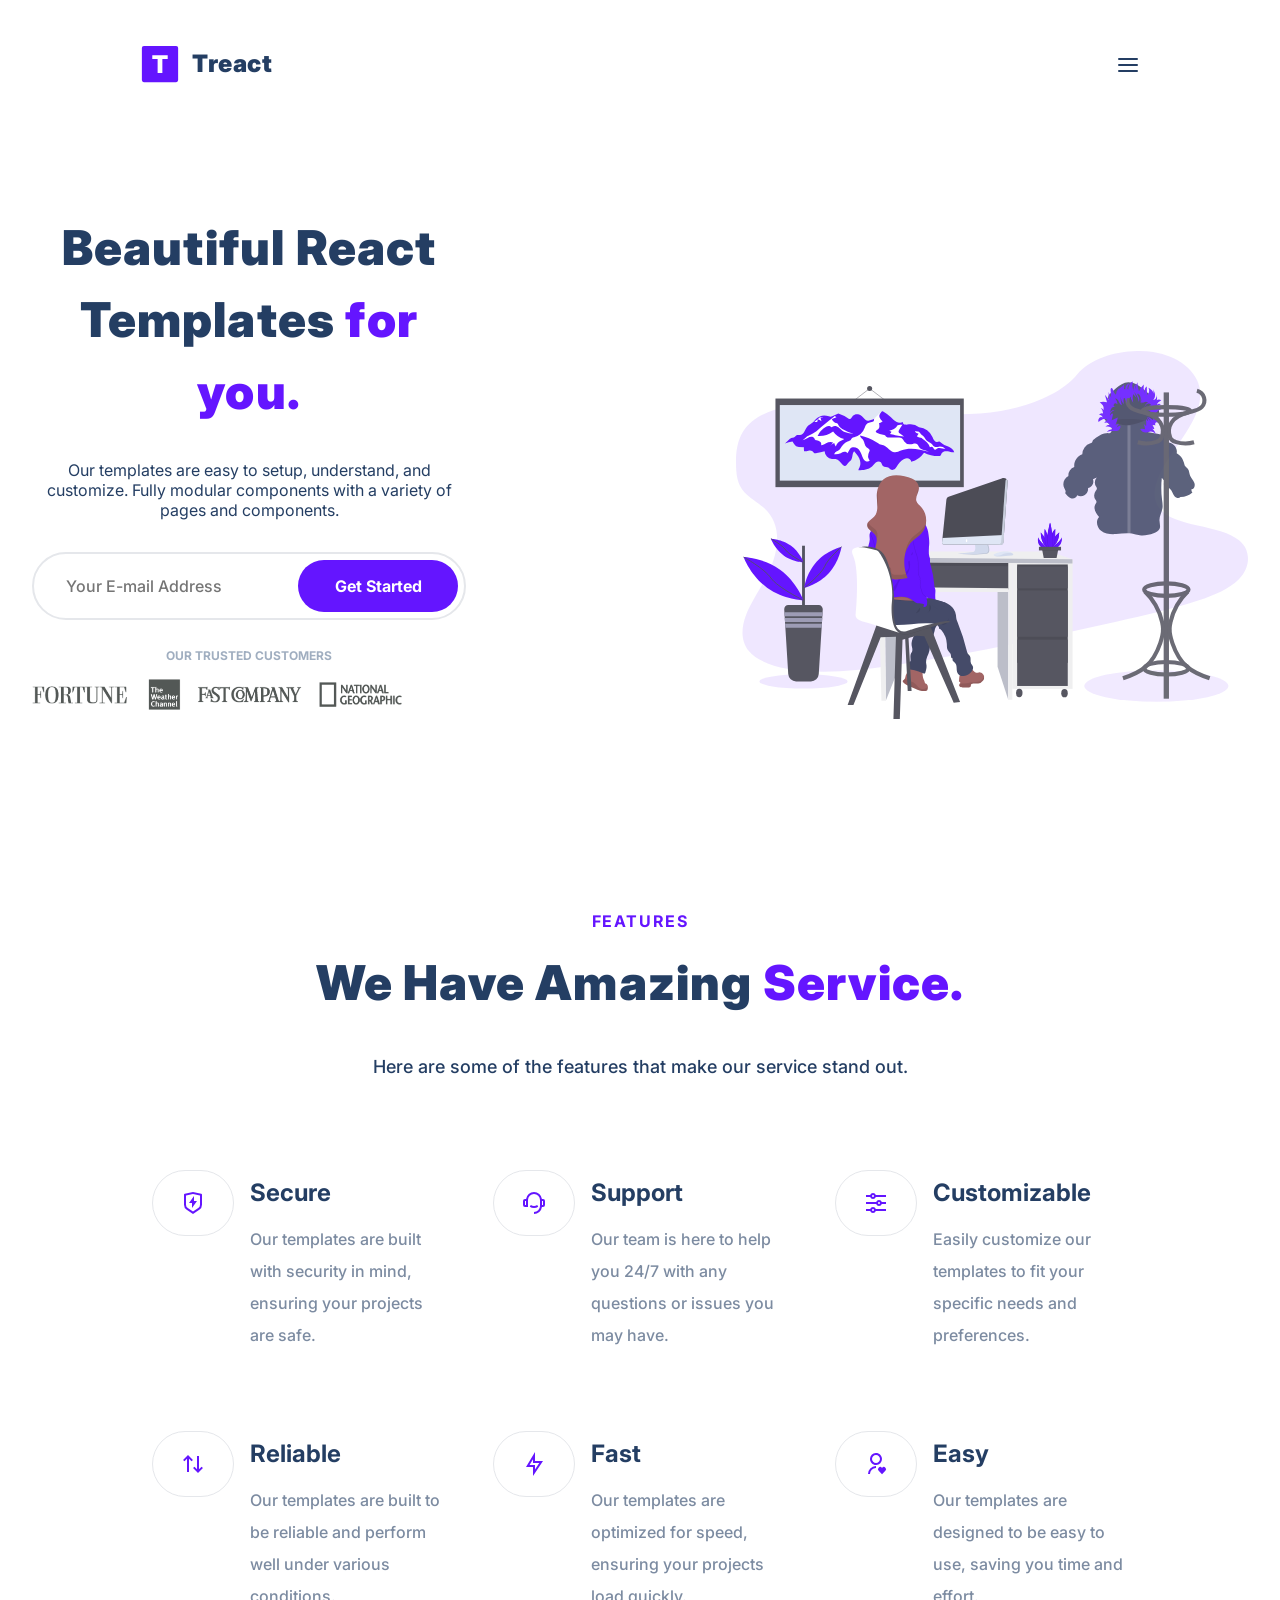
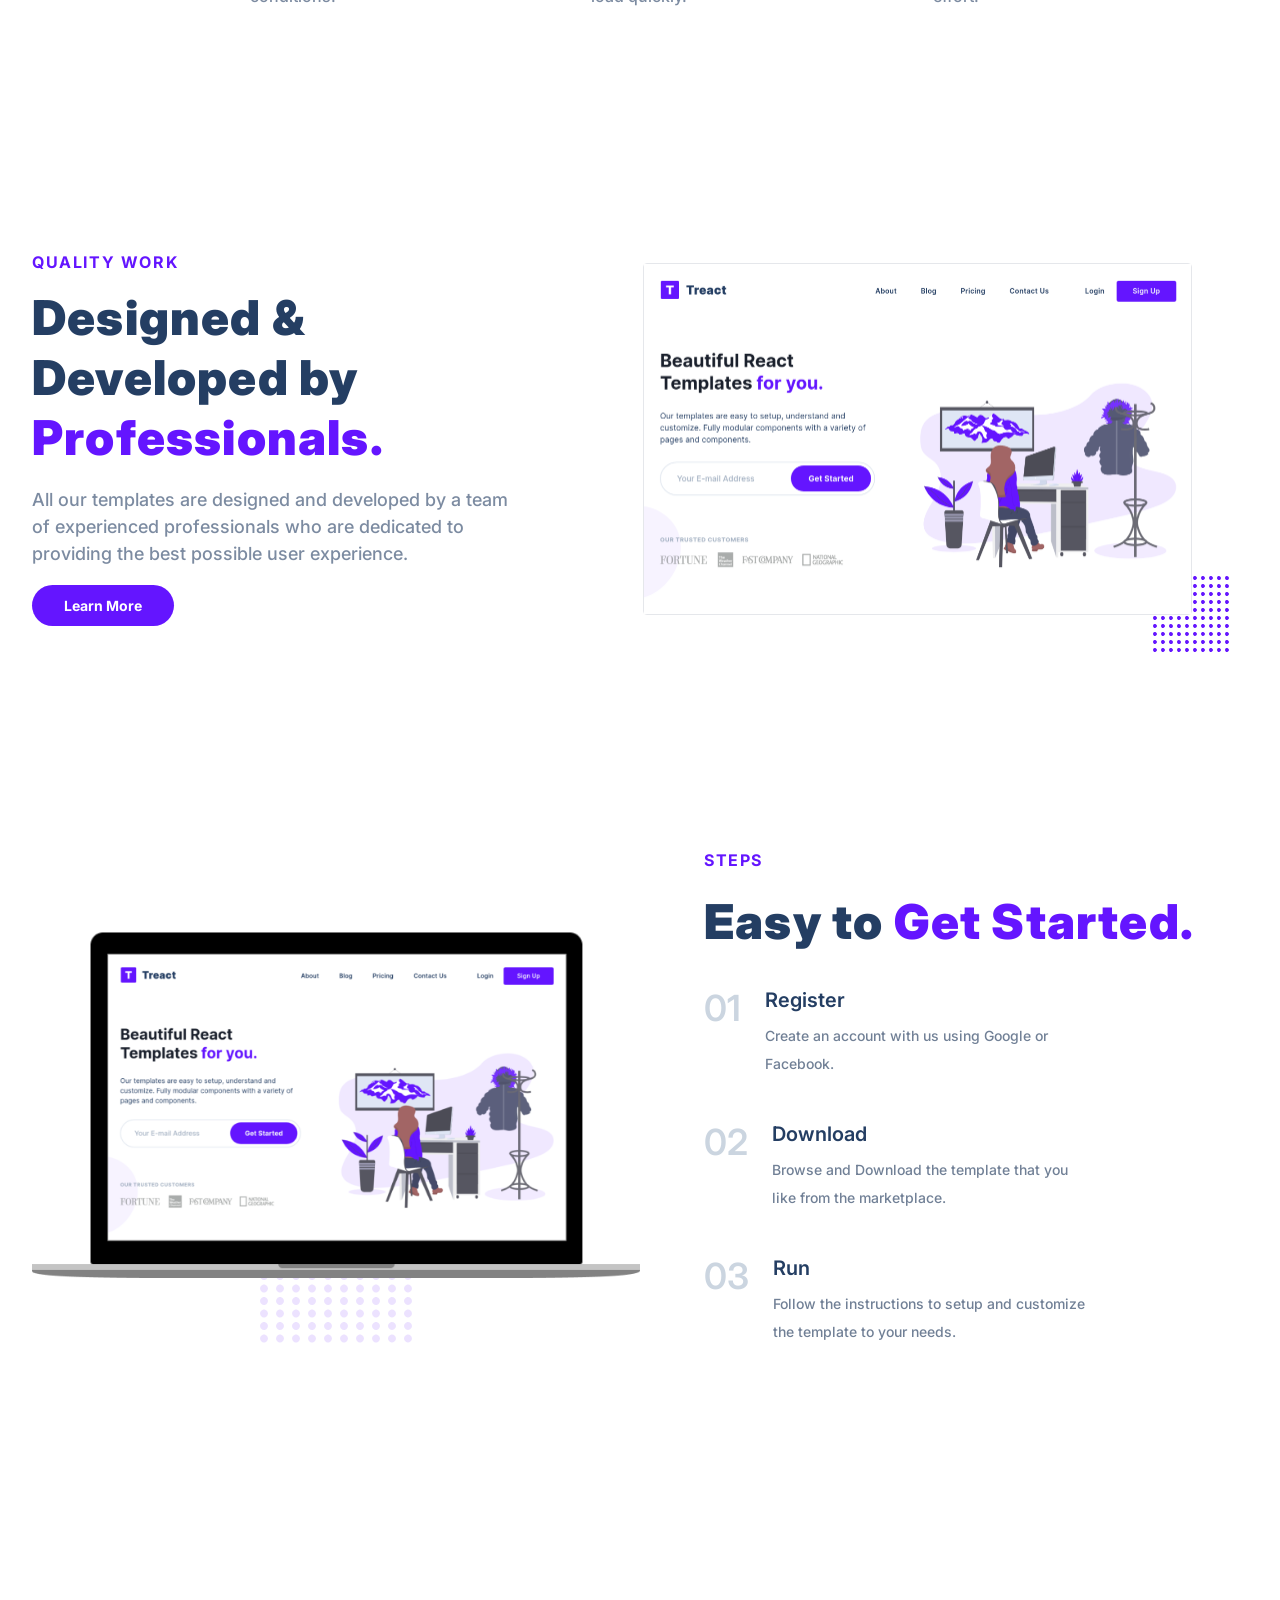
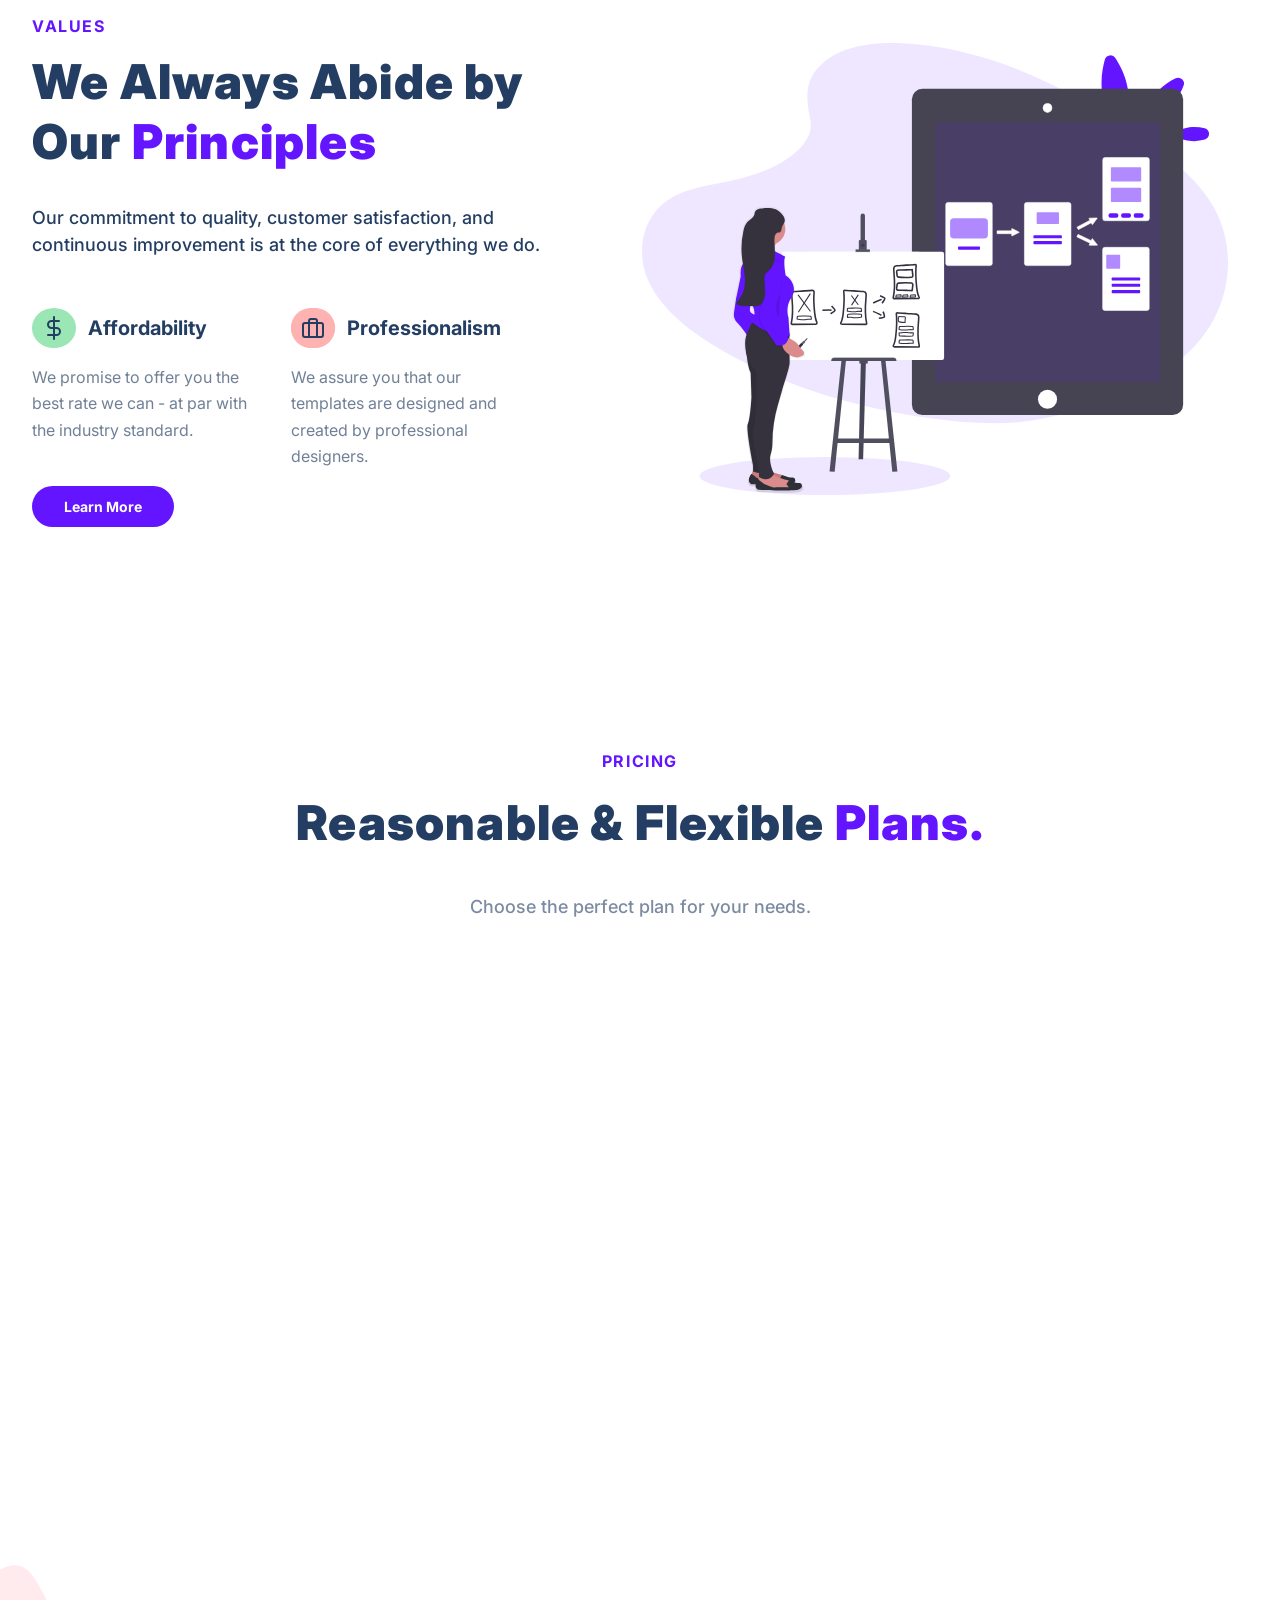
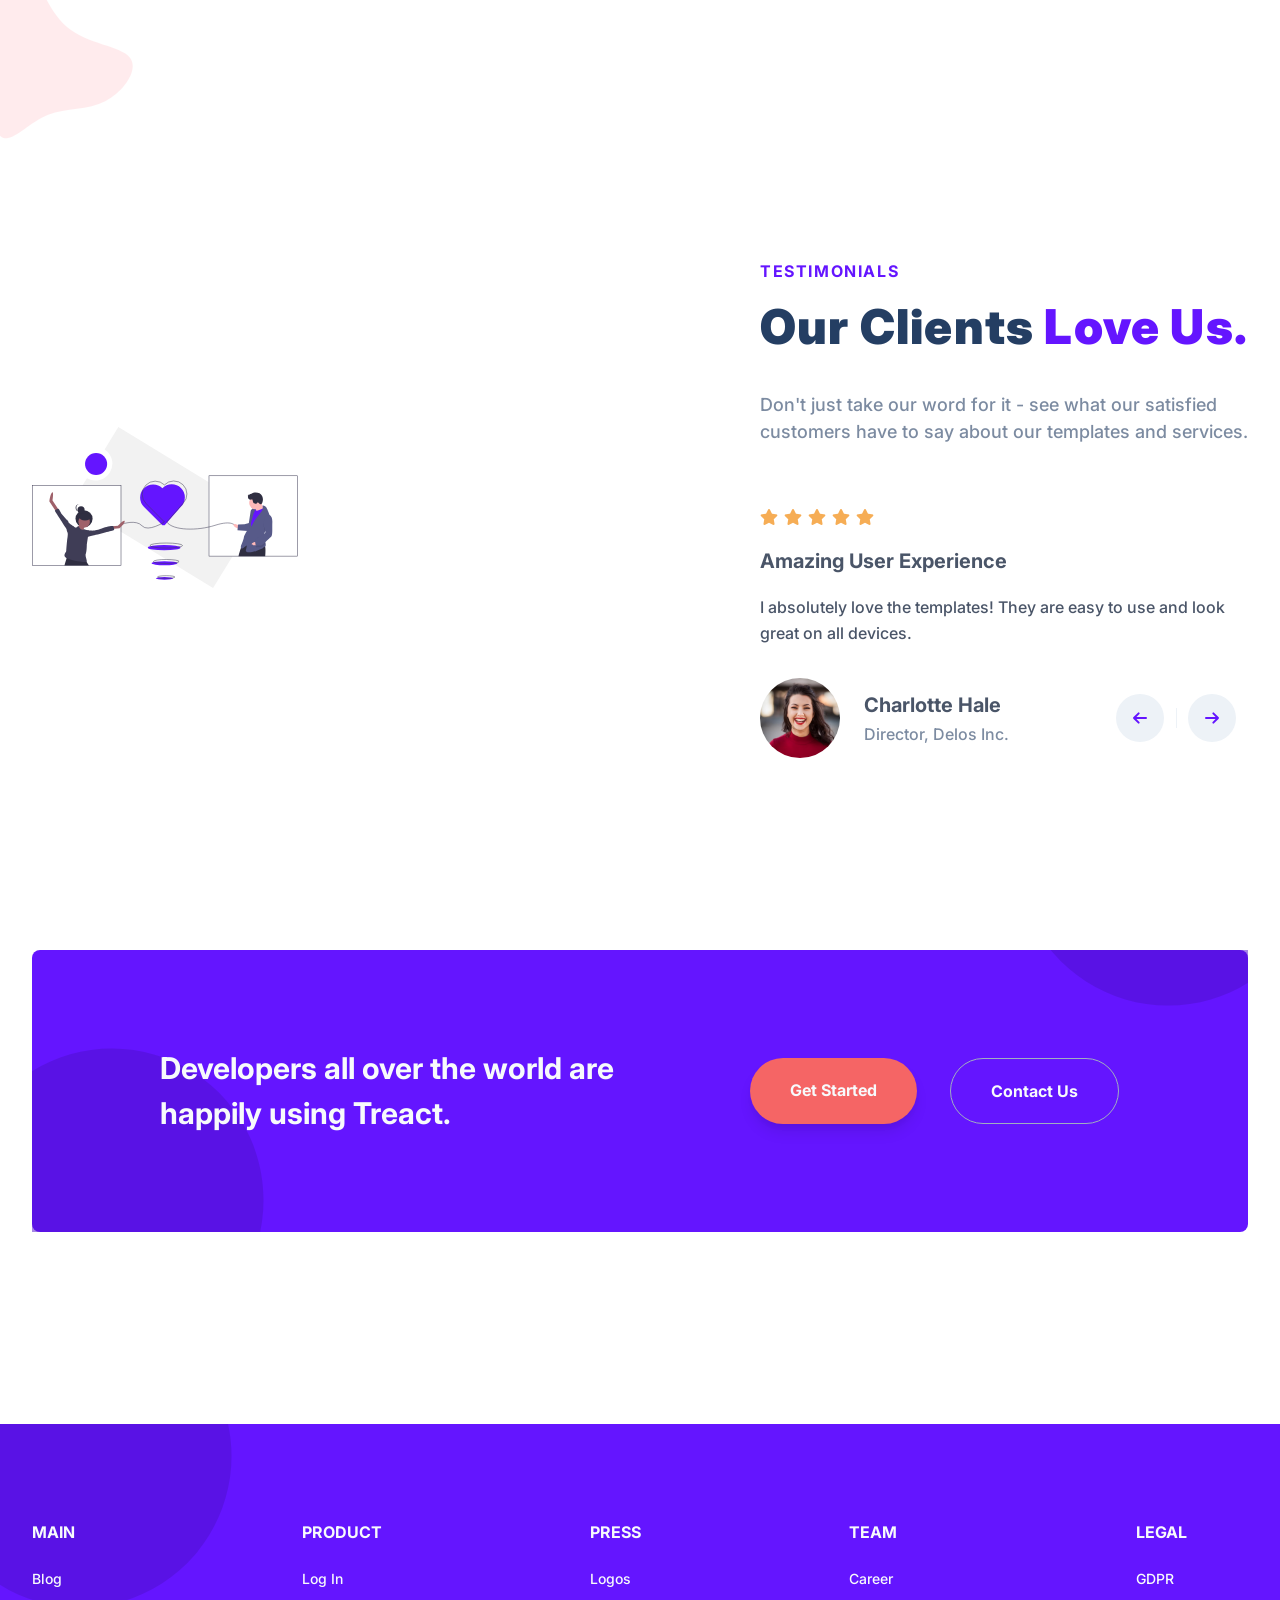
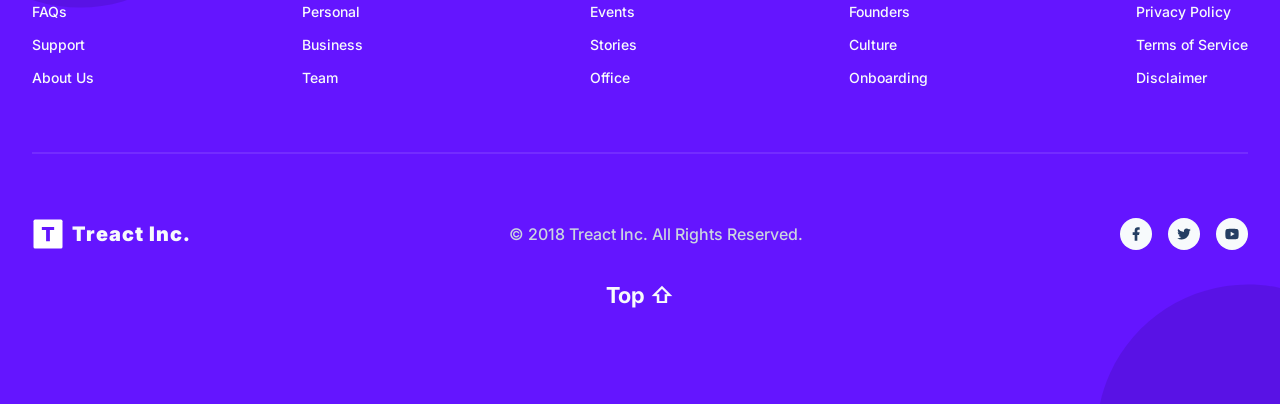
<file: index.html>
<!DOCTYPE html>
<html lang="en">

<head>
    <meta charset="UTF-8">
    <meta http-equiv="X-UA-Compatible" content="IE=edge">
    <meta name="viewport" content="width=device-width, initial-scale=1.0">
    <title>Free Modern React Templates & Components</Template></title>
    <link rel="stylesheet" href="style.css">
    <link rel="stylesheet" href="https://pro.fontawesome.com/releases/v5.10.0/css/all.css"
        integrity="sha384-AYmEC3Yw5cVb3ZcuHtOA93w35dYTsvhLPVnYs9eStHfGJvOvKxVfELGroGkvsg+p" crossorigin="anonymous" />
    
    <script defer src="script.js"></script>
    
</head>

<body>
    <section id="landing">
        <nav>
            <div class="row nav__row">
                <div class="nav__logo">
                    <img class="nav__logo--img" src="assets/logo.2c489fc453a1783cbadacf914efa3df6.svg" alt="Logo">
                    <div class="nav__logo--title">Treact</div>
                </div>

                <ul class="nav__link--list">
                    <li>
                        <a href="" class="
                        nav__link--anchor
                        link__hover-effect
                        link__hover-effect--black">About</a>
                    </li>
                    <li>
                        <a href="" class="
                        nav__link--anchor
                        link__hover-effect
                        link__hover-effect--black">Blog</a>
                    </li>
                    <li>
                        <a href="" class="
                        nav__link--anchor
                        link__hover-effect
                        link__hover-effect--black">Pricing</a>
                    </li>
                    <li>
                        <a href="" class="
                        nav__link--anchor
                        link__hover-effect
                        link__hover-effect--black">Contact Us</a>
                    </li>
                    <li>
                        <a href="" class="
                        nav__link--anchor
                        link__hover-effect
                        link__hover-effect--black">Login </a>
                    </li>
                    <li>
                        <a href="" class="
                        nav__link--anchor
                        link__hover-effect
                        link__hover-effect--black
                        nav__link--anchor-primary">Sign Up</a>
                    </li>
                </ul>
                <button class="btn__menu" onclick="openMenu()">
                    <svg xmlns="http://www.w3.org/2000/svg" width="24" height="24" viewBox="0 0 24 24" fill="none"
                        stroke="currentColor" stroke-width="2" stroke-linecap="round" stroke-linejoin="round"
                        class="btn__menu--svg">
                        <line x1="3" y1="12" x2="21" y2="12"></line>
                        <line x1="3" y1="6" x2="21" y2="6"></line>
                        <line x1="3" y1="18" x2="21" y2="18"></line>
                    </svg>
                </button>
            </div>
        </nav>
        <div class="modal">
            <button class="btn__menu btn__menu--close" onclick="closeMenu()">
                <svg xmlns="http://www.w3.org/2000/svg" width="24" height="24" viewBox="0 0 24 24" fill="none"
                    stroke="currentColor" stroke-width="2" stroke-linecap="round" stroke-linejoin="round"
                    class="light___StyledCloseIcon-lj69nl-14 fASujC">
                    <line x1="18" y1="6" x2="6" y2="18"></line>
                    <line x1="6" y1="6" x2="18" y2="18"></line>
                </svg>
            </button>
            <div class="modal__links">
                <a class="modal__link">About</a>
                <a class="modal__link">Blog</a>
                <a class="modal__link">Pricing</a>
                <a class="modal__link">Contact Us</a>
                <a class="modal__link">Login</a>
                <a class="modal__link modal__link--primary">Sign Up</a>
            </div>
        </div>
        <header>
            <div class="container">
                <div class="row">
                    <div class="header__description">
                    <div class="header__description--title">
                        <h1 class="section__title">Beautiful React Templates <span class="purple">for you.
                        </span>
                    </h1>
                    <p class="header__description--para">Our templates are easy to setup, understand, and customize. Fully modular components with a variety of pages and components.
                    </p>
                    <div class="header__email">
                        <input type="text" class="header__email--input"
                        placeholder="Your E-mail Address">
                        <button class="header__email--btn">Get Started</button>
                    </div>
                    <p class="header__customers--title">OUR TRUSTED CUSTOMERS
                    </p>
                    <img src="./assets/customers-logo-strip.680ac7c2e8ae28161d2c.png" 
                        class="header__customers" alt="">
                    </div>
                    </div>
                     <figure class="header__img--wrapper">
                        <img src="./assets/design-illustration-2.6da6a00b20c07c4a9b65d1870679e1b8.svg" 
                        alt="" class="header__img">
                    </figure>
                </div>
            </div>
        </header>
    </section>

    <main>
        <section id="features">
            <div class="container">
                <div class="row__narrow">
                <div class="section__tag">FEATURES</div>  
                <h2 class="section__title">We Have Amazing<span class="purple"> Service.</span>
                </h2>
                <div class="section__para">
                    <p>Here are some of the features that make our service stand out.</p>
                </div>
             <div class="features">
                <div class="feature">
                    <div class="feature__row">
                        <figure class="feature__img--wrapper">
                        <img src="./assets/shield-icon.daefe14b320b14fbd9cbd18908ac93ec.svg" class="feature__img">
                    </figure>
                    <div class="feature__text">
                        <h2 class="feature__title">Secure</h2>
                        <p class="feature__para">Our templates are built with security in mind, ensuring your projects are safe.
                        </p>
                    </div>
                    </div>
                </div>
                <div class="feature">
                    <div class="feature__row">
                        <figure class="feature__img--wrapper">
                        <img src="./assets/support-icon.f9253ffa8cb6ffde5bbaa05eb5136375.svg" class="feature__img">
                    </figure>
                    <div class="feature__text">
                        <h2 class="feature__title">Support</h2>
                        <p class="feature__para">Our team is here to help you 24/7 with any questions or issues you may have.
                        </p>
                    </div>
                    </div>
                </div>
                 <div class="feature">
                    <div class="feature__row">
                        <figure class="feature__img--wrapper">
                        <img src="./assets/customize-icon.367468c90fd796009b97fbfba67b2c6a.svg" class="feature__img">
                    </figure>
                    <div class="feature__text">
                        <h2 class="feature__title">Customizable</h2>
                        <p class="feature__para">Easily customize our templates to fit your specific needs and preferences.</p>
                    </div>
                    </div>
                </div>
                 <div class="feature">
                    <div class="feature__row">
                        <figure class="feature__img--wrapper">
                        <img src="./assets/reliable-icon.1367510a8f0a1bec76dc425d25f92f43.svg" class="feature__img">
                    </figure>
                    <div class="feature__text">
                        <h2 class="feature__title">Reliable</h2>
                        <p class="feature__para">Our templates are built to be reliable and perform well under various conditions.</p>
                    </div>
                    </div>
                </div>
            <div class="feature">
                    <div class="feature__row">
                        <figure class="feature__img--wrapper">
                        <img src="./assets/fast-icon.dbb971a73d4805d2fc3bcdacdb55beba.svg" class="feature__img">
                    </figure>
                    <div class="feature__text">
                        <h2 class="feature__title">Fast</h2>
                        <p class="feature__para">Our templates are optimized for speed, ensuring your projects load quickly.</p>
                    </div>
                    </div>
                </div>
            <div class="feature">
                    <div class="feature__row">
                        <figure class="feature__img--wrapper">
                        <img src="./assets/simple-icon.673b7e1750b2a4ef32907fc164828d00.svg" class="feature__img">
                    </figure>
                    <div class="feature__text">
                        <h2 class="feature__title">Easy</h2>
                        <p class="feature__para">Our templates are designed to be easy to use, saving you time and effort.</p>
                    </div> 
                    </div>
                 </div>
            </div>

        </section>
        <section id="quality">
            <div class="container">
                <div class="row">
                    <div class="quality__description">
                        <div class="row__narrow">
                            </div>
                        <div class="section__tag">QUALITY WORK</div>
                    <h2 class="section__title"> Designed & Developed by 
                         <span class="purple">Professionals.</span>
                        </h2>
                         <p class="section__para">All our templates are designed and developed by a team of experienced professionals who are dedicated to providing the best possible user experience. 
                        </p>
                        <button class="btn">Learn More</button>
                        </div>
                        <figure class="quality__img--wrapper">
                           <img src="./assets/hero-screenshot-1.40a097b525c2f8c9808e.png" class="quality__img" alt="">
                            
                            <svg viewBox="0 0 1280 1280" class="quality__grid">
                <path d="M55 33.5C44.5 37 35 47.6 32.8 58.3c-4.3 20.6 16.3 41.2 36.9 36.9 15.5-3.2 27.5-19 26-33.9-1.1-10.5-9-21.3-19-26.2-6.1-2.9-15.5-3.6-21.7-1.6zM183 33.5c-15.1 5-25.3 21.6-22.2 36.2 2.5 11.9 13.6 23 25.4 25.5 19.4 4.1 39.5-14.2 37.5-33.9-1.1-10.5-9-21.3-19-26.2-6.1-2.9-15.5-3.6-21.7-1.6zM311 33.5c-10.5 3.5-20 14.1-22.2 24.8-4.3 20.6 16.3 41.2 36.9 36.9 15.5-3.2 27.5-19 26-33.9-1.1-10.5-9-21.3-19-26.2-6.1-2.9-15.5-3.6-21.7-1.6zM439 33.5c-10.5 3.5-20 14.1-22.2 24.8-4.3 20.6 16.3 41.2 36.9 36.9 15.5-3.2 27.5-19 26-33.9-1.1-10.5-9-21.3-19-26.2-6.1-2.9-15.5-3.6-21.7-1.6zM567 33.5c-10.5 3.5-20 14.1-22.2 24.8-4.3 20.6 16.3 41.2 36.9 36.9 15.5-3.2 27.5-19 26-33.9-1.1-10.5-9-21.3-19-26.2-6.1-2.9-15.5-3.6-21.7-1.6zM695 33.5c-10.5 3.5-20 14.1-22.2 24.8-4.3 20.6 16.3 41.2 36.9 36.9 15.5-3.2 27.5-19 26-33.9-1.1-10.5-9-21.3-19-26.2-6.1-2.9-15.5-3.6-21.7-1.6zM823 33.5c-10.5 3.5-20 14.1-22.2 24.8-4.3 20.6 16.3 41.2 36.9 36.9 15.5-3.2 27.5-19 26-33.9-1.1-10.5-9-21.3-19-26.2-6.1-2.9-15.5-3.6-21.7-1.6zM951 33.5c-10.5 3.5-20 14.1-22.2 24.8-4.3 20.6 16.3 41.2 36.9 36.9 15.5-3.2 27.5-19 26-33.9-1.1-10.5-9-21.3-19-26.2-6.1-2.9-15.5-3.6-21.7-1.6zM1079 33.5c-10.5 3.5-20 14.1-22.2 24.8-2.5 11.7 3.2 24.4 14.2 31.9 10.7 7.4 22.9 7.5 33.7.3 17.7-11.8 20.1-33.8 5.3-48.5-8.5-8.6-20.7-11.9-31-8.5zM1207 33.5c-10.5 3.5-20 14.1-22.2 24.8-2.5 11.7 3.2 24.4 14.2 31.9 10.7 7.4 22.9 7.5 33.7.3 17.7-11.8 20.1-33.8 5.3-48.5-8.5-8.6-20.7-11.9-31-8.5zM55 161.5c-10.5 3.5-20 14.1-22.2 24.8-4.3 20.6 16.3 41.2 36.9 36.9 15.5-3.2 27.5-19 26-33.9-1.1-10.5-9-21.3-19-26.2-6.1-2.9-15.5-3.6-21.7-1.6zM183 161.5c-15.1 5-25.3 21.6-22.2 36.2 2.5 11.9 13.6 23 25.4 25.5 19.4 4.1 39.5-14.2 37.5-33.9-1.1-10.5-9-21.3-19-26.2-6.1-2.9-15.5-3.6-21.7-1.6zM311 161.5c-10.5 3.5-20 14.1-22.2 24.8-4.3 20.6 16.3 41.2 36.9 36.9 15.5-3.2 27.5-19 26-33.9-1.1-10.5-9-21.3-19-26.2-6.1-2.9-15.5-3.6-21.7-1.6zM439 161.5c-10.5 3.5-20 14.1-22.2 24.8-4.3 20.6 16.3 41.2 36.9 36.9 15.5-3.2 27.5-19 26-33.9-1.1-10.5-9-21.3-19-26.2-6.1-2.9-15.5-3.6-21.7-1.6zM567 161.5c-10.5 3.5-20 14.1-22.2 24.8-4.3 20.6 16.3 41.2 36.9 36.9 15.5-3.2 27.5-19 26-33.9-1.1-10.5-9-21.3-19-26.2-6.1-2.9-15.5-3.6-21.7-1.6zM695 161.5c-10.5 3.5-20 14.1-22.2 24.8-4.3 20.6 16.3 41.2 36.9 36.9 15.5-3.2 27.5-19 26-33.9-1.1-10.5-9-21.3-19-26.2-6.1-2.9-15.5-3.6-21.7-1.6zM823 161.5c-10.5 3.5-20 14.1-22.2 24.8-4.3 20.6 16.3 41.2 36.9 36.9 15.5-3.2 27.5-19 26-33.9-1.1-10.5-9-21.3-19-26.2-6.1-2.9-15.5-3.6-21.7-1.6zM951 161.5c-10.5 3.5-20 14.1-22.2 24.8-4.3 20.6 16.3 41.2 36.9 36.9 15.5-3.2 27.5-19 26-33.9-1.1-10.5-9-21.3-19-26.2-6.1-2.9-15.5-3.6-21.7-1.6zM1079 161.5c-10.5 3.5-20 14.1-22.2 24.8-2.5 11.7 3.2 24.4 14.2 31.9 10.7 7.4 22.9 7.5 33.7.3 17.7-11.8 20.1-33.8 5.3-48.5-8.5-8.6-20.7-11.9-31-8.5zM1207 161.5c-10.5 3.5-20 14.1-22.2 24.8-2.5 11.7 3.2 24.4 14.2 31.9 10.7 7.4 22.9 7.5 33.7.3 17.7-11.8 20.1-33.8 5.3-48.5-8.5-8.6-20.7-11.9-31-8.5zM55 289.5c-10.5 3.5-20 14.1-22.2 24.8-4.3 20.6 16.3 41.2 36.9 36.9 15.5-3.2 27.5-19 26-33.9-1.1-10.5-9-21.3-19-26.2-6.1-2.9-15.5-3.6-21.7-1.6zM183 289.5c-10.5 3.5-20 14.1-22.2 24.8-4.3 20.6 16.3 41.2 36.9 36.9 15.5-3.2 27.5-19 26-33.9-1.1-10.5-9-21.3-19-26.2-6.1-2.9-15.5-3.6-21.7-1.6zM311 289.5c-10.5 3.5-20 14.1-22.2 24.8-4.3 20.6 16.3 41.2 36.9 36.9 15.5-3.2 27.5-19 26-33.9-1.1-10.5-9-21.3-19-26.2-6.1-2.9-15.5-3.6-21.7-1.6zM439 289.5c-10.5 3.5-20 14.1-22.2 24.8-4.3 20.6 16.3 41.2 36.9 36.9 15.5-3.2 27.5-19 26-33.9-1.1-10.5-9-21.3-19-26.2-6.1-2.9-15.5-3.6-21.7-1.6zM567 289.5c-10.5 3.5-20 14.1-22.2 24.8-4.3 20.6 16.3 41.2 36.9 36.9 15.5-3.2 27.5-19 26-33.9-1.1-10.5-9-21.3-19-26.2-6.1-2.9-15.5-3.6-21.7-1.6zM695 289.5c-10.5 3.5-20 14.1-22.2 24.8-4.3 20.6 16.3 41.2 36.9 36.9 15.5-3.2 27.5-19 26-33.9-1.1-10.5-9-21.3-19-26.2-6.1-2.9-15.5-3.6-21.7-1.6zM823 289.5c-10.5 3.5-20 14.1-22.2 24.8-4.3 20.6 16.3 41.2 36.9 36.9 15.5-3.2 27.5-19 26-33.9-1.1-10.5-9-21.3-19-26.2-6.1-2.9-15.5-3.6-21.7-1.6zM951 289.5c-10.5 3.5-20 14.1-22.2 24.8-4.3 20.6 16.3 41.2 36.9 36.9 15.5-3.2 27.5-19 26-33.9-1.1-10.5-9-21.3-19-26.2-6.1-2.9-15.5-3.6-21.7-1.6zM1079 289.5c-10.5 3.5-20 14.1-22.2 24.8-4.3 20.6 16.3 41.2 36.9 36.9 15.5-3.2 27.5-19 26-33.9-1.1-10.5-9-21.3-19-26.2-6.1-2.9-15.5-3.6-21.7-1.6zM1207 289.5c-10.5 3.5-20 14.1-22.2 24.8-4.3 20.6 16.3 41.2 36.9 36.9 15.5-3.2 27.5-19 26-33.9-1.1-10.5-9-21.3-19-26.2-6.1-2.9-15.5-3.6-21.7-1.6zM55 417.5c-10.5 3.5-20 14.1-22.2 24.8-4.3 20.6 16.3 41.2 36.9 36.9 15.5-3.2 27.5-19 26-33.9-1.1-10.5-9-21.3-19-26.2-6.1-2.9-15.5-3.6-21.7-1.6zM183 417.5c-10.5 3.5-20 14.1-22.2 24.8-4.3 20.6 16.3 41.2 36.9 36.9 15.5-3.2 27.5-19 26-33.9-1.1-10.5-9-21.3-19-26.2-6.1-2.9-15.5-3.6-21.7-1.6zM311 417.5c-10.5 3.5-20 14.1-22.2 24.8-4.3 20.6 16.3 41.2 36.9 36.9 15.5-3.2 27.5-19 26-33.9-1.1-10.5-9-21.3-19-26.2-6.1-2.9-15.5-3.6-21.7-1.6zM439 417.5c-10.5 3.5-20 14.1-22.2 24.8-4.3 20.6 16.3 41.2 36.9 36.9 15.5-3.2 27.5-19 26-33.9-1.1-10.5-9-21.3-19-26.2-6.1-2.9-15.5-3.6-21.7-1.6zM567 417.5c-10.5 3.5-20 14.1-22.2 24.8-4.3 20.6 16.3 41.2 36.9 36.9 15.5-3.2 27.5-19 26-33.9-1.1-10.5-9-21.3-19-26.2-6.1-2.9-15.5-3.6-21.7-1.6zM695 417.5c-10.5 3.5-20 14.1-22.2 24.8-4.3 20.6 16.3 41.2 36.9 36.9 15.5-3.2 27.5-19 26-33.9-1.1-10.5-9-21.3-19-26.2-6.1-2.9-15.5-3.6-21.7-1.6zM823 417.5c-10.5 3.5-20 14.1-22.2 24.8-4.3 20.6 16.3 41.2 36.9 36.9 15.5-3.2 27.5-19 26-33.9-1.1-10.5-9-21.3-19-26.2-6.1-2.9-15.5-3.6-21.7-1.6zM951 417.5c-10.5 3.5-20 14.1-22.2 24.8-4.3 20.6 16.3 41.2 36.9 36.9 15.5-3.2 27.5-19 26-33.9-1.1-10.5-9-21.3-19-26.2-6.1-2.9-15.5-3.6-21.7-1.6zM1079 417.5c-10.5 3.5-20 14.1-22.2 24.8-4.3 20.6 16.3 41.2 36.9 36.9 15.5-3.2 27.5-19 26-33.9-1.1-10.5-9-21.3-19-26.2-6.1-2.9-15.5-3.6-21.7-1.6zM1207 417.5c-10.5 3.5-20 14.1-22.2 24.8-4.3 20.6 16.3 41.2 36.9 36.9 15.5-3.2 27.5-19 26-33.9-1.1-10.5-9-21.3-19-26.2-6.1-2.9-15.5-3.6-21.7-1.6zM55 545.5c-10.5 3.5-20 14.1-22.2 24.8-4.3 20.6 16.3 41.2 36.9 36.9 15.5-3.2 27.5-19 26-33.9-1.1-10.5-9-21.3-19-26.2-6.1-2.9-15.5-3.6-21.7-1.6zM183 545.5c-10.5 3.5-20 14.1-22.2 24.8-4.3 20.6 16.3 41.2 36.9 36.9 15.5-3.2 27.5-19 26-33.9-1.1-10.5-9-21.3-19-26.2-6.1-2.9-15.5-3.6-21.7-1.6zM311 545.5c-10.5 3.5-20 14.1-22.2 24.8-4.3 20.6 16.3 41.2 36.9 36.9 15.5-3.2 27.5-19 26-33.9-1.1-10.5-9-21.3-19-26.2-6.1-2.9-15.5-3.6-21.7-1.6zM439 545.5c-10.5 3.5-20 14.1-22.2 24.8-4.3 20.6 16.3 41.2 36.9 36.9 15.5-3.2 27.5-19 26-33.9-1.1-10.5-9-21.3-19-26.2-6.1-2.9-15.5-3.6-21.7-1.6zM567 545.5c-10.5 3.5-20 14.1-22.2 24.8-4.3 20.6 16.3 41.2 36.9 36.9 15.5-3.2 27.5-19 26-33.9-1.1-10.5-9-21.3-19-26.2-6.1-2.9-15.5-3.6-21.7-1.6zM695 545.5c-10.5 3.5-20 14.1-22.2 24.8-4.3 20.6 16.3 41.2 36.9 36.9 15.5-3.2 27.5-19 26-33.9-1.1-10.5-9-21.3-19-26.2-6.1-2.9-15.5-3.6-21.7-1.6zM823 545.5c-10.5 3.5-20 14.1-22.2 24.8-4.3 20.6 16.3 41.2 36.9 36.9 15.5-3.2 27.5-19 26-33.9-1.1-10.5-9-21.3-19-26.2-6.1-2.9-15.5-3.6-21.7-1.6zM951 545.5c-10.5 3.5-20 14.1-22.2 24.8-4.3 20.6 16.3 41.2 36.9 36.9 15.5-3.2 27.5-19 26-33.9-1.1-10.5-9-21.3-19-26.2-6.1-2.9-15.5-3.6-21.7-1.6zM1079 545.5c-10.5 3.5-20 14.1-22.2 24.8-4.3 20.6 16.3 41.2 36.9 36.9 15.5-3.2 27.5-19 26-33.9-1.1-10.5-9-21.3-19-26.2-6.1-2.9-15.5-3.6-21.7-1.6zM1207 545.5c-10.5 3.5-20 14.1-22.2 24.8-4.3 20.6 16.3 41.2 36.9 36.9 15.5-3.2 27.5-19 26-33.9-1.1-10.5-9-21.3-19-26.2-6.1-2.9-15.5-3.6-21.7-1.6zM55 673.5c-10.5 3.5-20 14.1-22.2 24.8-4.3 20.6 16.3 41.2 36.9 36.9 15.5-3.2 27.5-19 26-33.9-1.1-10.5-9-21.3-19-26.2-6.1-2.9-15.5-3.6-21.7-1.6zM183 673.5c-10.5 3.5-20 14.1-22.2 24.8-4.3 20.6 16.3 41.2 36.9 36.9 15.5-3.2 27.5-19 26-33.9-1.1-10.5-9-21.3-19-26.2-6.1-2.9-15.5-3.6-21.7-1.6zM311 673.5c-10.5 3.5-20 14.1-22.2 24.8-4.3 20.6 16.3 41.2 36.9 36.9 15.5-3.2 27.5-19 26-33.9-1.1-10.5-9-21.3-19-26.2-6.1-2.9-15.5-3.6-21.7-1.6zM439 673.5c-10.5 3.5-20 14.1-22.2 24.8-4.3 20.6 16.3 41.2 36.9 36.9 15.5-3.2 27.5-19 26-33.9-1.1-10.5-9-21.3-19-26.2-6.1-2.9-15.5-3.6-21.7-1.6zM567 673.5c-10.5 3.5-20 14.1-22.2 24.8-4.3 20.6 16.3 41.2 36.9 36.9 15.5-3.2 27.5-19 26-33.9-1.1-10.5-9-21.3-19-26.2-6.1-2.9-15.5-3.6-21.7-1.6zM695 673.5c-10.5 3.5-20 14.1-22.2 24.8-4.3 20.6 16.3 41.2 36.9 36.9 15.5-3.2 27.5-19 26-33.9-1.1-10.5-9-21.3-19-26.2-6.1-2.9-15.5-3.6-21.7-1.6zM823 673.5c-10.5 3.5-20 14.1-22.2 24.8-4.3 20.6 16.3 41.2 36.9 36.9 15.5-3.2 27.5-19 26-33.9-1.1-10.5-9-21.3-19-26.2-6.1-2.9-15.5-3.6-21.7-1.6zM951 673.5c-10.5 3.5-20 14.1-22.2 24.8-4.3 20.6 16.3 41.2 36.9 36.9 15.5-3.2 27.5-19 26-33.9-1.1-10.5-9-21.3-19-26.2-6.1-2.9-15.5-3.6-21.7-1.6zM1079 673.5c-10.5 3.5-20 14.1-22.2 24.8-4.3 20.6 16.3 41.2 36.9 36.9 15.5-3.2 27.5-19 26-33.9-1.1-10.5-9-21.3-19-26.2-6.1-2.9-15.5-3.6-21.7-1.6zM1207 673.5c-10.5 3.5-20 14.1-22.2 24.8-4.3 20.6 16.3 41.2 36.9 36.9 15.5-3.2 27.5-19 26-33.9-1.1-10.5-9-21.3-19-26.2-6.1-2.9-15.5-3.6-21.7-1.6zM55 801.5c-10.5 3.5-20 14.1-22.2 24.8-4.3 20.6 16.3 41.2 36.9 36.9 15.5-3.2 27.5-19 26-33.9-1.1-10.5-9-21.3-19-26.2-6.1-2.9-15.5-3.6-21.7-1.6zM183 801.5c-10.5 3.5-20 14.1-22.2 24.8-4.3 20.6 16.3 41.2 36.9 36.9 15.5-3.2 27.5-19 26-33.9-1.1-10.5-9-21.3-19-26.2-6.1-2.9-15.5-3.6-21.7-1.6zM311 801.5c-10.5 3.5-20 14.1-22.2 24.8-2.5 11.7 3.2 24.4 14.2 31.9 10.7 7.4 22.9 7.5 33.7.3 17.7-11.8 20.1-33.8 5.3-48.5-8.5-8.6-20.7-11.9-31-8.5zM439 801.5c-10.5 3.5-20 14.1-22.2 24.8-2.5 11.7 3.2 24.4 14.2 31.9 10.7 7.4 22.9 7.5 33.7.3 17.7-11.8 20.1-33.8 5.3-48.5-8.5-8.6-20.7-11.9-31-8.5zM567 801.5c-15.1 5-25.3 21.6-22.2 36.2 2.5 11.9 13.6 23 25.5 25.5 19.3 4.1 39.4-14.2 37.4-33.9-1.1-10.5-9-21.3-19-26.2-6.1-2.9-15.5-3.6-21.7-1.6zM695 801.5c-15.1 5-25.3 21.6-22.2 36.2 2.5 11.9 13.6 23 25.5 25.5 19.3 4.1 39.4-14.2 37.4-33.9-1.1-10.5-9-21.3-19-26.2-6.1-2.9-15.5-3.6-21.7-1.6zM823 801.5c-15.1 5-25.3 21.6-22.2 36.2 2.5 11.9 13.6 23 25.5 25.5 19.3 4.1 39.4-14.2 37.4-33.9-1.1-10.5-9-21.3-19-26.2-6.1-2.9-15.5-3.6-21.7-1.6zM951 801.5c-15.1 5-25.3 21.6-22.2 36.2 2.5 11.9 13.6 23 25.5 25.5 19.3 4.1 39.4-14.2 37.4-33.9-1.1-10.5-9-21.3-19-26.2-6.1-2.9-15.5-3.6-21.7-1.6zM1079 801.5c-10.5 3.5-20 14.1-22.2 24.8-4.3 20.6 16.3 41.2 36.9 36.9 15.5-3.2 27.5-19 26-33.9-1.1-10.5-9-21.3-19-26.2-6.1-2.9-15.5-3.6-21.7-1.6zM1207 801.5c-10.5 3.5-20 14.1-22.2 24.8-4.3 20.6 16.3 41.2 36.9 36.9 15.5-3.2 27.5-19 26-33.9-1.1-10.5-9-21.3-19-26.2-6.1-2.9-15.5-3.6-21.7-1.6zM55 929.5c-10.5 3.5-20 14.1-22.2 24.8-4.3 20.6 16.3 41.2 36.9 36.9 15.5-3.2 27.5-19 26-33.9-1.1-10.5-9-21.3-19-26.2-6.1-2.9-15.5-3.6-21.7-1.6zM183 929.5c-10.5 3.5-20 14.1-22.2 24.8-4.3 20.6 16.3 41.2 36.9 36.9 15.5-3.2 27.5-19 26-33.9-1.1-10.5-9-21.3-19-26.2-6.1-2.9-15.5-3.6-21.7-1.6zM311 929.5c-10.5 3.5-20 14.1-22.2 24.8-2.5 11.7 3.2 24.4 14.2 31.9 10.7 7.4 22.9 7.5 33.7.3 17.7-11.8 20.1-33.8 5.3-48.5-8.5-8.6-20.7-11.9-31-8.5zM439 929.5c-10.5 3.5-20 14.1-22.2 24.8-2.5 11.7 3.2 24.4 14.2 31.9 10.7 7.4 22.9 7.5 33.7.3 17.7-11.8 20.1-33.8 5.3-48.5-8.5-8.6-20.7-11.9-31-8.5zM567 929.5c-15.1 5-25.3 21.6-22.2 36.2 2.5 11.9 13.6 23 25.5 25.5 19.3 4.1 39.4-14.2 37.4-33.9-1.1-10.5-9-21.3-19-26.2-6.1-2.9-15.5-3.6-21.7-1.6zM695 929.5c-15.1 5-25.3 21.6-22.2 36.2 2.5 11.9 13.6 23 25.5 25.5 19.3 4.1 39.4-14.2 37.4-33.9-1.1-10.5-9-21.3-19-26.2-6.1-2.9-15.5-3.6-21.7-1.6zM823 929.5c-15.1 5-25.3 21.6-22.2 36.2 2.5 11.9 13.6 23 25.5 25.5 19.3 4.1 39.4-14.2 37.4-33.9-1.1-10.5-9-21.3-19-26.2-6.1-2.9-15.5-3.6-21.7-1.6zM951 929.5c-15.1 5-25.3 21.6-22.2 36.2 2.5 11.9 13.6 23 25.5 25.5 19.3 4.1 39.4-14.2 37.4-33.9-1.1-10.5-9-21.3-19-26.2-6.1-2.9-15.5-3.6-21.7-1.6zM1079 929.5c-10.5 3.5-20 14.1-22.2 24.8-4.3 20.6 16.3 41.2 36.9 36.9 15.5-3.2 27.5-19 26-33.9-1.1-10.5-9-21.3-19-26.2-6.1-2.9-15.5-3.6-21.7-1.6zM1207 929.5c-10.5 3.5-20 14.1-22.2 24.8-4.3 20.6 16.3 41.2 36.9 36.9 15.5-3.2 27.5-19 26-33.9-1.1-10.5-9-21.3-19-26.2-6.1-2.9-15.5-3.6-21.7-1.6zM55 1057.5c-10.5 3.5-20 14.1-22.2 24.8-4.3 20.6 16.3 41.2 36.9 36.9 15.5-3.2 27.5-19 26-33.9-1.1-10.5-9-21.3-19-26.2-6.1-2.9-15.5-3.6-21.7-1.6zM183 1057.5c-10.5 3.5-20 14.1-22.2 24.8-4.3 20.6 16.3 41.2 36.9 36.9 15.5-3.2 27.5-19 26-33.9-1.1-10.5-9-21.3-19-26.2-6.1-2.9-15.5-3.6-21.7-1.6zM311 1057.5c-10.5 3.5-20 14.1-22.2 24.8-2.5 11.7 3.2 24.4 14.2 31.9 10.7 7.4 22.9 7.5 33.7.3 17.7-11.8 20.1-33.8 5.3-48.5-8.5-8.6-20.7-11.9-31-8.5zM439 1057.5c-10.5 3.5-20 14.1-22.2 24.8-2.5 11.7 3.2 24.4 14.2 31.9 10.7 7.4 22.9 7.5 33.7.3 17.7-11.8 20.1-33.8 5.3-48.5-8.5-8.6-20.7-11.9-31-8.5zM567 1057.5c-10.5 3.5-20 14.1-22.2 24.8-4.3 20.6 16.3 41.2 36.9 36.9 15.5-3.2 27.5-19 26-33.9-1.1-10.5-9-21.3-19-26.2-6.1-2.9-15.5-3.6-21.7-1.6zM695 1057.5c-10.5 3.5-20 14.1-22.2 24.8-4.3 20.6 16.3 41.2 36.9 36.9 15.5-3.2 27.5-19 26-33.9-1.1-10.5-9-21.3-19-26.2-6.1-2.9-15.5-3.6-21.7-1.6zM823 1057.5c-10.5 3.5-20 14.1-22.2 24.8-4.3 20.6 16.3 41.2 36.9 36.9 15.5-3.2 27.5-19 26-33.9-1.1-10.5-9-21.3-19-26.2-6.1-2.9-15.5-3.6-21.7-1.6zM951 1057.5c-10.5 3.5-20 14.1-22.2 24.8-4.3 20.6 16.3 41.2 36.9 36.9 15.5-3.2 27.5-19 26-33.9-1.1-10.5-9-21.3-19-26.2-6.1-2.9-15.5-3.6-21.7-1.6zM1079 1057.5c-10.5 3.5-20 14.1-22.2 24.8-4.3 20.6 16.3 41.2 36.9 36.9 15.5-3.2 27.5-19 26-33.9-1.1-10.5-9-21.3-19-26.2-6.1-2.9-15.5-3.6-21.7-1.6zM1207 1057.5c-10.5 3.5-20 14.1-22.2 24.8-4.3 20.6 16.3 41.2 36.9 36.9 15.5-3.2 27.5-19 26-33.9-1.1-10.5-9-21.3-19-26.2-6.1-2.9-15.5-3.6-21.7-1.6zM55 1185.5c-10.5 3.5-20 14.1-22.2 24.8-4.3 20.6 16.3 41.2 36.9 36.9 15.5-3.2 27.5-19 26-33.9-1.1-10.5-9-21.3-19-26.2-6.1-2.9-15.5-3.6-21.7-1.6zM183 1185.5c-10.5 3.5-20 14.1-22.2 24.8-4.3 20.6 16.3 41.2 36.9 36.9 15.5-3.2 27.5-19 26-33.9-1.1-10.5-9-21.3-19-26.2-6.1-2.9-15.5-3.6-21.7-1.6zM311 1185.5c-10.5 3.5-20 14.1-22.2 24.8-4.3 20.6 16.3 41.2 36.9 36.9 15.5-3.2 27.5-19 26-33.9-1.1-10.5-9-21.3-19-26.2-6.1-2.9-15.5-3.6-21.7-1.6zM439 1185.5c-10.5 3.5-20 14.1-22.2 24.8-4.3 20.6 16.3 41.2 36.9 36.9 15.5-3.2 27.5-19 26-33.9-1.1-10.5-9-21.3-19-26.2-6.1-2.9-15.5-3.6-21.7-1.6zM567 1185.5c-10.5 3.5-20 14.1-22.2 24.8-4.3 20.6 16.3 41.2 36.9 36.9 15.5-3.2 27.5-19 26-33.9-1.1-10.5-9-21.3-19-26.2-6.1-2.9-15.5-3.6-21.7-1.6zM695 1185.5c-10.5 3.5-20 14.1-22.2 24.8-4.3 20.6 16.3 41.2 36.9 36.9 15.5-3.2 27.5-19 26-33.9-1.1-10.5-9-21.3-19-26.2-6.1-2.9-15.5-3.6-21.7-1.6zM823 1185.5c-10.5 3.5-20 14.1-22.2 24.8-4.3 20.6 16.3 41.2 36.9 36.9 15.5-3.2 27.5-19 26-33.9-1.1-10.5-9-21.3-19-26.2-6.1-2.9-15.5-3.6-21.7-1.6zM951 1185.5c-10.5 3.5-20 14.1-22.2 24.8-4.3 20.6 16.3 41.2 36.9 36.9 15.5-3.2 27.5-19 26-33.9-1.1-10.5-9-21.3-19-26.2-6.1-2.9-15.5-3.6-21.7-1.6zM1079 1185.5c-10.5 3.5-20 14.1-22.2 24.8-4.3 20.6 16.3 41.2 36.9 36.9 15.5-3.2 27.5-19 26-33.9-1.1-10.5-9-21.3-19-26.2-6.1-2.9-15.5-3.6-21.7-1.6zM1207 1185.5c-10.5 3.5-20 14.1-22.2 24.8-4.3 20.6 16.3 41.2 36.9 36.9 15.5-3.2 27.5-19 26-33.9-1.1-10.5-9-21.3-19-26.2-6.1-2.9-15.5-3.6-21.7-1.6z"></path>
                            </svg>

                        </figure>
                    </div>

                </div>
            </div>
        </section>

        <section id="steps">
            <div class="container">
                <div class="row">
                            <figure class="steps__img--wrapper">
                                <img src="./assets/hero-screenshot-2.241aac1fbc66db29d873.png" class="steps__img" alt="dashboard and screenshot">
                                <svg viewBox="0 0 1280 1280" class="step__grid" xmlns="http://www.w3.org/2000/svg">
                <defs>
                  <path id="line-of-balls" d="M55 33.5C44.5 37 35 47.6 32.8 58.3c-4.3 20.6 16.3 41.2 36.9 36.9 15.5-3.2 27.5-19 26-33.9-1.1-10.5-9-21.3-19-26.2-6.1-2.9-15.5-3.6-21.7-1.6zM183 33.5c-15.1 5-25.3 21.6-22.2 36.2 2.5 11.9 13.6 23 25.4 25.5 19.4 4.1 39.5-14.2 37.5-33.9-1.1-10.5-9-21.3-19-26.2-6.1-2.9-15.5-3.6-21.7-1.6zM311 33.5c-10.5 3.5-20 14.1-22.2 24.8-4.3 20.6 16.3 41.2 36.9 36.9 15.5-3.2 27.5-19 26-33.9-1.1-10.5-9-21.3-19-26.2-6.1-2.9-15.5-3.6-21.7-1.6zM439 33.5c-10.5 3.5-20 14.1-22.2 24.8-4.3 20.6 16.3 41.2 36.9 36.9 15.5-3.2 27.5-19 26-33.9-1.1-10.5-9-21.3-19-26.2-6.1-2.9-15.5-3.6-21.7-1.6zM567 33.5c-10.5 3.5-20 14.1-22.2 24.8-4.3 20.6 16.3 41.2 36.9 36.9 15.5-3.2 27.5-19 26-33.9-1.1-10.5-9-21.3-19-26.2-6.1-2.9-15.5-3.6-21.7-1.6zM695 33.5c-10.5 3.5-20 14.1-22.2 24.8-4.3 20.6 16.3 41.2 36.9 36.9 15.5-3.2 27.5-19 26-33.9-1.1-10.5-9-21.3-19-26.2-6.1-2.9-15.5-3.6-21.7-1.6zM823 33.5c-10.5 3.5-20 14.1-22.2 24.8-4.3 20.6 16.3 41.2 36.9 36.9 15.5-3.2 27.5-19 26-33.9-1.1-10.5-9-21.3-19-26.2-6.1-2.9-15.5-3.6-21.7-1.6zM951 33.5c-10.5 3.5-20 14.1-22.2 24.8-4.3 20.6 16.3 41.2 36.9 36.9 15.5-3.2 27.5-19 26-33.9-1.1-10.5-9-21.3-19-26.2-6.1-2.9-15.5-3.6-21.7-1.6zM1079 33.5c-10.5 3.5-20 14.1-22.2 24.8-2.5 11.7 3.2 24.4 14.2 31.9 10.7 7.4 22.9 7.5 33.7.3 17.7-11.8 20.1-33.8 5.3-48.5-8.5-8.6-20.7-11.9-31-8.5zM1207 33.5c-10.5 3.5-20 14.1-22.2 24.8-2.5 11.7 3.2 24.4 14.2 31.9 10.7 7.4 22.9 7.5 33.7.3 17.7-11.8 20.1-33.8 5.3-48.5-8.5-8.6-20.7-11.9-31-8.5z"></path>
                </defs>
                <g fill="rgba(100, 21, 255, 0.15)">
                            <use href="#line-of-balls" transform="translate(0, 0)"></use>
                            <use href="#line-of-balls" transform="translate(0, 100)"></use>
                            <use href="#line-of-balls" transform="translate(0, 200)"></use>
                            <use href="#line-of-balls" transform="translate(0, 300)"></use>
                            <use href="#line-of-balls" transform="translate(0, 400)"></use>
                            <use href="#line-of-balls" transform="translate(0, 500)"></use>
                            <use href="#line-of-balls" transform="translate(0, 600)"></use>
                            <use href="#line-of-balls" transform="translate(0, 700)"></use>
                            <use href="#line-of-balls" transform="translate(0, 800)"></use>
                            <use href="#line-of-balls" transform="translate(0, 900)"></use>
                                    </g>        
                                </svg>
                            </figure>
                        <div class="steps__description">
                            <div class="section__tag">STEPS
                            </div>
                            <h1 class="section__title">Easy to
                                <span class="purple">Get Started.</span>
                            </h1>
                            <div class="steps__list">
                                <div class="step">
                                    <div class="step__number">01</div>
                                <div class="step__description">
                                    <div class="step__title">Register</div>
                                    <p class="step__para">Create an account with us using Google or Facebook.
                                    </p>
                                </div>
                            </div>
                                <div class="step">
                                    <div class="step__number">02</div>
                                    <div class="step__description">
                                    <div class="step__title">Download
                                    </div>
                                    <p class="step__para">Browse and Download the template that you like from the marketplace.
                                    </p>
                                </div>
                            </div>
                                <div class="step">
                                    <div class="step__number">03</div>
                                    <div class="step__description">
                                    <div class="step__title">Run</div>
                                    <p class="step__para">
                                        Follow the instructions to setup and customize the template to your needs.
                                    </p>
                                </div>
                             </div>
                         </div>
                    </div>
                </div>
            </div>
        </section>

<section id="values">
            <div class="container">
                <div class="row">
                    <div class="values__description">
                        <div class="section__tag">VALUES</div>
                        <h2 class="section__title">
                            We Always Abide by Our<span class="purple"> Principles</span>
                        </h2>
                        <div class="section__para">
                            <p>Our commitment to quality, customer satisfaction, and continuous improvement is at the
                                core of everything we do.</p>
                        </div>
                        <div class="values__list">
                            <div class="value">
                                <div class="value__title">
                                    <div class="value__img--wrapper-dollar">
                                        <figure class="value__img--wrapper green">
                                            <svg xmlns="http://www.w3.org/2000/svg" width="24" height="24"
                                                viewBox="0 0 24 24" fill="none" stroke="currentColor" stroke-width="2"
                                                stroke-linecap="round" stroke-linejoin="round" class="value__img">
                                                <line x1="12" y1="1" x2="12" y2="23"></line>
                                                <path d="M17 5H9.5a3.5 3.5 0 0 0 0 7h5a3.5 3.5 0 0 1 0 7H6">
                                                </path>
                                            </svg>
                                        </figure>
                                    </div>
                                    <div class="value__name">Affordability
                                    </div>
                                </div>
                                <p class="value__para">
                                    We promise to offer you the best rate we can - at par with the industry standard.
                                </p>
                            </div>
                            <div class="value">
                                <div class="value__title">
                                    <div class="value__img--wrapper-case">
                                        <figure class="value__img--wrapper orange">
                                            <svg xmlns="http://www.w3.org/2000/svg" width="24" height="24"
                                                viewBox="0 0 24 24" fill="none" stroke="currentColor" stroke-width="2"
                                                stroke-linecap="round" stroke-linejoin="round"
                                                class="feather feather-briefcase">
                                                <rect x="2" y="7" width="20" height="14" rx="2" ry="2" />
                                                <path d="M16 21V5a2 2 0 0 0-2-2h-4a2 2 0 0 0-2 2v16" />
                                            </svg>
                                        </figure>
                                    </div>
                                    <div class="value__name">Professionalism
                                    </div>
                                </div>
                                <p class="value__para">
                                    We assure you that our templates are designed and created by professional designers.
                                </p>
                            </div>
                        </div>
                        <button class="btn">Learn More</button>
                    </div>
                    <figure class="value__img--wrapper">
                        <img src="./assets/prototype-illustration.21bc4b3f612a2f257c3d361067582485.svg"
                            class="values__img" alt="prototype illustration" />
                    </figure>
                </div>
            </div>
        </section>
                    
       <section id="pricing">
            <div class="container">
                <div class="row">
                    <div class="section__tag">PRICING</div>
                    <h2 class="section__title">
                        Reasonable & Flexible 
                            <span class="purple">Plans.</span>
                    </h2>
                    <p class="section__para">
                        Choose the perfect plan for your needs.
                    </p>
                    <div class="plans">
                        <div class="plan">
                            <div class="plan__stripe"></div>
                            <div class="plan__top">
                                <div class="plan__name">PERSONAL</div>
                                <div class="plan__price">$17.99</div>
                                <div class="plan__duration">MONTHLY</div>                            
                            </div>
                            <div class="plan__middle">
                                <div class="plan__target">For Individuals</div>
                                <p class="plan__feature">30 Templates</p>
                                <p class="plan__feature">7 Landing Pages</p>
                                <p class="plan__feature">12 Internal Pages</p>
                                <p class="plan__feature">Basic Assistance</p>
                            </div>
                            <div class="plan__bottom">
                                <button class="plan__button">Buy Now</button>
                            </div>
                        </div>
                        <div class="plan">
                            <div class="plan__stripe"></div>
                            <div class="plan__top">
                                <div class="plan__name">BUSINESS</div>
                                <div class="plan__price">$37.99</div>
                                <div class="plan__duration">MONTHLY</div>
                            </div>
                            <div class="plan__middle">
                                <div class="plan__target">For Small Businesses</div>
                                <p class="plan__feature">60 Templates</p>
                                <p class="plan__feature">15 Landing Pages</p>
                                <p class="plan__feature">22 Internal Pages</p>
                                <p class="plan__feature">Priority Assistance</p>
                            </div>
                            <div class="plan__bottom">
                                <button class="plan__button">
                                    Buy Now</button>
                                </div>
                        </div>
                        <div class="plan">
                            <div class="plan__stripe"></div>
                            <div class="plan__top">
                                <div class="plan__name">ENTERPRISE</div>
                                <div class="plan__price">$57.99</div>
                                <div class="plan__duration">MONTHLY</div>
                            </div>
                            <div class="plan__middle">
                                <div class="plan__target">For Large Companies</div>
                                <p class="plan__feature">90 Templates</p>
                                <p class="plan__feature">27 Landing Pages</p>
                                <p class="plan__feature">37Internal Pages</p>
                                <p class="plan__feature">Personal Assistance</p>
                            </div>
                            <div class="plan__bottom">
                                <button class="plan__button">
                                    Buy Now</button>
                            </div>
                        </div>
                       <svg width="600" height="600" viewBox="0 0 600 600" xmlns="http://www.w3.org/2000/svg" class="plans__blob">
                <g transform="translate(300,300)">
                  <path d="M82,-98.3C129.8,-57.7,208.2,-54.1,229.6,-26.6C251.1,1,215.6,52.5,172.9,74.9C130.2,97.2,80.3,90.4,37.8,107.5C-4.8,124.7,-40,165.7,-63.3,162.3C-86.5,158.8,-97.8,110.9,-109.3,72.2C-120.7,33.5,-132.2,4.1,-140.1,-37.4C-147.9,-79,-152.1,-132.6,-128.1,-177.3C-104.1,-222.1,-52.1,-258,-17.5,-237.2C17.1,-216.4,34.3,-138.9,82,-98.3Z" fill="#FFB4BC"></path>
                    </g>
                </svg>
            </div>
        </div>
    </div>
 </section>
 
        <section id="testimonials">
            <div class="container">
                <div class="row">
                    <figure class="testimonials__img--wrapper">
                        <img src="./assets/love-illustration.c759090fa833369ad6ffb6eb19cacb3e.svg" alt="Love illustration" class="testimonials__img">
                    </figure>
                    <div class="testimonials__description">
                    <div class="section__tag">TESTIMONIALS</div>
                    <h2 class="section__title">Our Clients<span class="purple"> Love Us.</span>
                    </h2>
                    <p class="section__para">
                        Don't just take our word for it - see what our satisfied customers have to say about our templates and services.
                    </p>
                    <div class="testimonial">
                        <div class="testimonial__rating">
                            <i class="fas fa-star" aria-hidden="true">
                             </i>
                            <i class="fas fa-star" aria-hidden="true">
                             </i>
                            <i class="fas fa-star" aria-hidden="true">
                             </i>
                             <i class="fas fa-star" aria-hidden="true">
                             </i>
                             <i class="fas fa-star" aria-hidden="true">
                             </i>
                        </div>
                        <h3 class="testimonial__title">Amazing User Experience</h3>
                        <p class="testimonial__para">I absolutely love the templates! They are easy to use and look great on all devices.
                        </p>
                        <div class="testimonial__bottom">
                            <div class="testimonial__profile">
                                <img src="./assets/photo-1494790108377-be9c29b29330.avif" alt="profile image" class="testimonial__img">
                            <div class="testimonial__detals">
                                <div class="testimonial__name">Charlotte Hale</div>
                                <div class="testimonial__role">Director, Delos Inc.</div>
                            </div>
                        </div>
                        <div class="testimonial__buttons">
                            <button class="testimonial__button">
                                <svg fill="none" stroke="rgb(100,21,255)" stroke-linecap="round" stroke-linejoin="round" stroke-width="3" viewBox="0 0 24 24">
                        <path d="M10 19l-7-7m0 0l7-7m-7 7h18"></path>
                      </svg>
                    </button>
                    <div class="divider"></div>
                    <button class="testimonial__button">
                        <svg fill="none" stroke="rgb(100,21,255)" stroke-linecap="round" stroke-linejoin="round" stroke-width="3" viewBox="0 0 24 24">
                        <path d="M14 5l7 7m0 0l-7 7m7-7H3"></path>
                      </svg>
                    </button>
                    </div>
                    </div>
                </div>
                </div>
            </div>
        </div>
    </div>
</section>

        <section id="start">
            <div class="container">
                <div class="row">
                    <svg viewBox="0 0 600 600" class="start__blob--1">
              <g transform="translate(300,300)">
                <path d="M153.6,-239C199.1,-209.8,236,-167.2,258.4,-118C280.9,-68.9,288.9,-13.1,281.2,40.4C273.5,93.9,250.1,145.2,214.7,186.1C179.3,226.9,131.9,257.4,80,272.6C28.2,287.8,-28.2,287.8,-80,272.6C-131.9,257.4,-179.3,226.9,-214.7,186.1C-250.1,145.2,-273.5,93.9,-281.2,40.4C-288.9,-13.1,-280.9,-68.9,-258.4,-118C-236,-167.2,-199.1,-209.8,-153.6,-239C-108.1,-268.3,-54.1,-284.1,0,-284.1C54.1,-284.1,108.1,-268.3,153.6,-239Z" fill="rgb(80,17,204)"></path>
              </g>
            </svg>
            <svg viewBox="0 0 600 600" class="start__blob--2">
              <g transform="translate(300,300)">
                <path d="M153.6,-239C199.1,-209.8,236,-167.2,258.4,-118C280.9,-68.9,288.9,-13.1,281.2,40.4C273.5,93.9,250.1,145.2,214.7,186.1C179.3,226.9,131.9,257.4,80,272.6C28.2,287.8,-28.2,287.8,-80,272.6C-131.9,257.4,-179.3,226.9,-214.7,186.1C-250.1,145.2,-273.5,93.9,-281.2,40.4C-288.9,-13.1,-280.9,-68.9,-258.4,-118C-236,-167.2,-199.1,-209.8,-153.6,-239C-108.1,-268.3,-54.1,-284.1,0,-284.1C54.1,-284.1,108.1,-268.3,153.6,-239Z" fill="rgb(80,17,204)"></path>
              </g>
            </svg>
            <div class="start__container">
              <div class="start__row">
                <div class="start__title">
                  Developers all over the world are happily using Treact.
                </div>
                <div class="start__buttons">
                 <a class="start__button btn" href="#landing">Get Started</a>
                 <a class="start__button btn" href="#landing">Contact Us</a>
                </div>
                </div>
              </div>
            </div>
                </div>
            </div>
        </section>
    </main>

    <footer>
        <svg viewBox="0 0 600 600" class="footer__blob--1">
        <g transform="translate(300,300)">
          <path d="M153.6,-239C199.1,-209.8,236,-167.2,258.4,-118C280.9,-68.9,288.9,-13.1,281.2,40.4C273.5,93.9,250.1,145.2,214.7,186.1C179.3,226.9,131.9,257.4,80,272.6C28.2,287.8,-28.2,287.8,-80,272.6C-131.9,257.4,-179.3,226.9,-214.7,186.1C-250.1,145.2,-273.5,93.9,-281.2,40.4C-288.9,-13.1,-280.9,-68.9,-258.4,-118C-236,-167.2,-199.1,-209.8,-153.6,-239C-108.1,-268.3,-54.1,-284.1,0,-284.1C54.1,-284.1,108.1,-268.3,153.6,-239Z" fill="rgba(80,17,204)"></path>
        </g>
      </svg>
      <svg viewBox="0 0 600 600" class="footer__blob--2">
        <g transform="translate(300,300)">
          <path d="M153.6,-239C199.1,-209.8,236,-167.2,258.4,-118C280.9,-68.9,288.9,-13.1,281.2,40.4C273.5,93.9,250.1,145.2,214.7,186.1C179.3,226.9,131.9,257.4,80,272.6C28.2,287.8,-28.2,287.8,-80,272.6C-131.9,257.4,-179.3,226.9,-214.7,186.1C-250.1,145.2,-273.5,93.9,-281.2,40.4C-288.9,-13.1,-280.9,-68.9,-258.4,-118C-236,-167.2,-199.1,-209.8,-153.6,-239C-108.1,-268.3,-54.1,-284.1,0,-284.1C54.1,-284.1,108.1,-268.3,153.6,-239Z" fill="rgba(80,17,204)"></path>
        </g>
      </svg>
        <div class="row footer__row">
        <div class="footer__columns">
          <div class="footer__column">
            <div class="footer__column--title">MAIN</div>
            <a class="footer__column--link">Blog</a>
            <a class="footer__column--link">FAQs</a>
            <a class="footer__column--link">Support</a>
            <a class="footer__column--link">About Us</a>
          </div>
          <div class="footer__column">
            <div class="footer__column--title">PRODUCT</div>
            <a class="footer__column--link">Log In</a>
            <a class="footer__column--link">Personal</a>
            <a class="footer__column--link">Business</a>
            <a class="footer__column--link">Team</a>
          </div>
          <div class="footer__column">
            <div class="footer__column--title">PRESS</div>
            <a class="footer__column--link">Logos</a>
            <a class="footer__column--link">Events</a>
            <a class="footer__column--link">Stories</a>
            <a class="footer__column--link">Office</a>
          </div>
            <div class="footer__column">
                <div class="footer__column--title">TEAM</div>
                <a class="footer__column--link">Career</a>
                <a class="footer__column--link">Founders</a>
                <a class="footer__column--link">Culture</a>
                <a class="footer__column--link">Onboarding</a>
          </div>
           <div class="footer__column">
              <div class="footer__column--title">LEGAL</div>
              <a class="footer__column--link">GDPR</a>
              <a class="footer__column--link">Privacy Policy</a>
              <a class="footer__column--link">Terms of Service</a>
              <a class="footer__column--link">Disclaimer</a>
          </div>
        </div>
        <div class="footer__divider"></div>
        <div class="footer__bottom">
          <div class="footer__logo">
            <img src="./assets/logo-light.d9a5d1b5be5ea077b26864fdfc2e96a4.svg" alt="" class="footer__logo--img">
            <h5 class="footer__logo--text">Treact Inc.</h5>
          </div>
          <div class="footer__copyright">
            © 2018 Treact Inc. All Rights Reserved.
          </div>
          <div class="footer__socials">
            <a class="footer__social--link">
              <svg fill="currentColor" viewBox="0 0 24 24">
                <path d="M14 13.5h2.5l1-4H14v-2c0-1.03 0-2 2-2h1.5V2.14c-.326-.043-1.557-.14-2.857-.14C11.928 2 10 3.657 10 6.7v2.8H7v4h3V22h4v-8.5z"></path>
              </svg>
            </a>
            <a class="footer__social--link">
              <svg fill="currentColor" viewBox="0 0 24 24">
                <path d="M22.162 5.656a8.384 8.384 0 01-2.402.658A4.196 4.196 0 0021.6 4c-.82.488-1.719.83-2.656 1.015a4.182 4.182 0 00-7.126 3.814 11.874 11.874 0 01-8.62-4.37 4.168 4.168 0 00-.566 2.103c0 1.45.738 2.731 1.86 3.481a4.168 4.168 0 01-1.894-.523v.052a4.185 4.185 0 003.355 4.101 4.21 4.21 0 01-1.89.072A4.185 4.185 0 007.97 16.65a8.394 8.394 0 01-6.191 1.732 11.83 11.83 0 006.41 1.88c7.693 0 11.9-6.373 11.9-11.9 0-.18-.005-.362-.013-.54a8.496 8.496 0 002.087-2.165z"></path>
              </svg>
            </a>
            <a class="footer__social--link">
              <svg fill="currentColor" viewBox="0 0 24 24">
                <path d="M21.543 6.498C22 8.28 22 12 22 12s0 3.72-.457 5.502c-.254.985-.997 1.76-1.938 2.022C17.896 20 12 20 12 20s-5.893 0-7.605-.476c-.945-.266-1.687-1.04-1.938-2.022C2 15.72 2 12 2 12s0-3.72.457-5.502c.254-.985.997-1.76 1.938-2.022C6.107 4 12 4 12 4s5.896 0 7.605.476c.945.266 1.687 1.04 1.938 2.022zM10 15.5l6-3.5-6-3.5v7z"></path>
              </svg>
            </a>
          </div>
        </div>
        </div>
        <div class="footer__arrow">
            <a href="#landing" class="footer__my-link">
         Top ⇧
         </a> 
         </div>
    </footer>
</body>

</html>
</file>
<file: style.css>
@import url('https://fonts.googleapis.com/css2?family=Inter:wght@100;200;300;400;500;600;700;800;900&display=swap');

* {
    margin: 0;
    padding: 0;
    box-sizing: border-box;
    font-family: 'Inter', system-ui;
    color: #243e63;
}

html {
    scroll-behavior: smooth;
}

body {
    max-width: 100vw;
    overflow-x: hidden;
}

.row {
    width: 100%;
    max-width: 1200px;
    margin: 0 auto;
}

.row__narrow {
    width: 100%;
    max-width: 1024px;
    margin: 0 auto;
}

.container {
    padding: 96px 0;
}

a {
    display: inline;
    position: relative;
    text-decoration: none;
    transition: opacity 300ms ease;
}

a:hover {
    opacity: 0.7;
}

.link__hover-effect:after {
content: "";
position: absolute;
display: block;
width: 0;
bottom: -6px;
height: 2px;
right: 0;
transition: width 300ms ease;
}

.link__hover-effect:hover:after {
    width: 100%;
    left: 0;
}

.link__hover-effect--black:after {
background-color: #000000;
}

.link__hover-effect-white:after {
    background-color: #ffffff;
}

p {
    display: block;
    margin-block-start: 1em;
    margin-block-end: 1em;
    margin-inline-start: 0px;
    margin-inline-end: 0px;
    unicode-bidi: isolate;
}

img {
    width: 100%;
    /*overflow-clip-margin: content-box;
    overflow: clip; */
}

h1 {
    font-size: 48px;
    color: #1a202c;
    line-height: 1.25;
}

.section__title {
    font-size: 48px;
    font-weight: 900;
    color: rgb(36,62,99);
    line-height: 1.5;
    margin: 16px 0;
    letter-spacing: .025em;
}

.section__para {
    font-size: 18px;
    font-weight: 500;
    color: #7c8ba1;
    line-height: 1.5;
}


.section__tag {
    font-size: 16px;
    color: #6415ff;
    letter-spacing: 1.6px;
    font-weight: 700;
    text-transform: uppercase;
}

li {
    list-style-type: none;
}

.row {
    width: 100%;
    max-width: 1280px;
    margin: 0 auto;
}

.row__narrow {
    width: 100%;
    max-width: 1024px;
    margin: 0 auto;
}

.container {
    padding: 96px 0;
}

.purple {
    color: #6415ff;
}

section {
    padding: 0 32px;
}

main {
    margin-bottom: 96px;
}


.btn {
    background-color: #6415ff;
    padding: 12px 32px;
    border: none;
    border-radius: 500px;
    font-size: 14px;
    color: #fff;
    font-weight: bold;
    transition: all 300ms ease;
}


.btn:hover {
    background-color: rgba(80, 17, 204);
}

button {
    cursor: pointer;
    border: none;
}


/* 

NAVBAR ↓

*/


nav {
    height: 100px;
    width: 100%;
    max-width: 1000px;
    margin: 0 auto;
    display: flex;
    justify-content: space-between;
    align-items: center;
    padding-top: 32px;
}

.nav__link--list {
    display: flex;
}

.nav__link--anchor {
    margin: 0 12px;
    color: #242424;
    text-decoration: none;
    font-size: 700;
}

.nav__link--anchor-primary {
    background-color: #6030b1;
    padding: 8px 16px;
    border-radius: 50px;
    color: white;
    transition: all 300ms ease;
}

.nav__link--anchor-primary:hover {
    background-color: #5d3eff;
}

.nav__logo--img {
    height: 40px;
    width: 40px;
}

.nav__row {
    display: flex;
    justify-content: space-between;
}

.nav__logo {
    display: flex;
    align-items: center;
    margin: 8px 0;
    padding-bottom: 4px;
}

.nav__logo--title {
    font-weight: 900;
    font-size: 24px;
    margin-left: 12px;
    padding-bottom: 2px;
    letter-spacing: 0.6px;
}


.btn__menu {
    display: none;
    background: transparent;
    border: none;
    transition: all 300ms ease;
}

.btn__menu--svg:hover {
    filter: invert(26%) sepia(94%) saturate(7476%) hue-rotate(261deg) brightness(94%) contrast(115%);
}

.modal {
    position: fixed;
    top: 0;
    left: 0;
    right: 0;
    height: 378px;
    margin: 24px 16px;
    padding: 32px;
    background-color: #fff;
    border: 1px solid rgb(229, 231, 235);
    border-radius: 8px;
    z-index: 4;
    visibility: hidden;
    opacity: 0;
    transform: translateX(300%);
    transition: all 300ms ease;
}

.modal__links {
    width: 100%;
    height: 100%;
    display: flex;
    flex-direction: column;
    align-items: center;
}

.modal__link {
    color: #1a202c;
    font-size: 18px;
    font-weight: 600;
    line-height: 1.5;
    margin: 8px 0;
    padding-bottom: 4px;
    border-bottom: 2px solid transparent;
}

.modal__link--primary {
    color: #f7fafc;
    padding: 12px 32px;
    background: #6415ff;
    border-radius: 500px;
    border: none;
}

.menu--open .modal {
    visibility: visible;
    opacity: 1;
    transform: translateX(0);
}

.btn__menu--close {
    position: fixed;
    top: 24px;
    right: 18px;
}


/* 

HEADER / ABOUT US ↓

*/


header .row {
    display: flex;
    align-items: center;
    justify-content: space-between;
}

.header__description {
    display: flex;
    align-items: center;
    justify-content: center;
    width: 50%;
}

.header__description--title {
    font-size: 36px;
}

.header__description--para {
    font-size: 16px;
    margin: 32px 0;
}

.header__email {
    width: 100%;
    max-width: 448px;
    height: 68px;
    position: relative;
    display: flex;
    justify-content: flex-end;
    align-items: center;
}

.header__email--input {
    width: 100%;
    border-radius: 500px;
    border: 2px solid rgb(229, 231, 235);
    padding: 20px 192px 20px 32px;
    font-size: 16px;
    font-weight: 500;
    position: absolute;
    top: 0;
    bottom: 0;
    z-index: 1;
    transition: border-color 300ms;
}

.header__email--btn {
    z-index: 2;
    margin: 8px;
    height: calc(100% - 16px);
    border-radius: 500px;
    width: 160px;
    border: none;
    background-color: #6415ff;
    color: #fff;
    font-weight: 700;
    font-size: 16px;
    transition: all 300ms ease;
}


.header__customers--title {
    display: flex;
    color: #a0aec0;
    font-size: 12px;
    font-weight: 700;
    margin-top: 28px;
    justify-content: center;
    align-items: center;
}

.header__img--wrapper {
    width: 50%;
    box-sizing: border-box;
    display: flex;
    margin: 0 auto;
}


/* 

FEATURES ↓

*/


#features {
    position: relative;
}

#features .row__narrow {
    display: flex;
    flex-direction: column;
    align-items: center;
}

#features .section__title,
#pricing .section__title {
  text-align: center;
}

#features .section__para {
  text-align: center;
  max-width: 576px;
}

.features {
  display: flex;
  flex-wrap: wrap;
  margin-top: 40px;
}


.feature {
  width: calc(100% / 3);
}

.feature__row {
  display: flex;
  align-items: flex-start;
  padding: 32px 24px;
}

.feature__img--wrapper {
  display: flex;
  padding: 20px;
  border: 1px solid #e5e7eb;
  border-radius: 500px;
}

.feature__img {
  width: 40px;
  height: 24px;
}

.feature__text {
  margin-top: 8px;
  margin-left: 16px;
}

.feature__para {
  margin-top: 16px;
  font-size: 16px;
  max-width: calc(634px / 3);
  color: rgb(124, 139, 161);
  line-height: 2;
  font-weight: 500;
}

/* .feature__blob {
  Transform: translateX(96px) translateY(192px) scaleX(1) scaleY(1) 
  position: absolute;
  right: 0
  bottom: 0;
  width: 16rem;
  opacity: 0.25;
  padding: 16px;
*/ 

.row__narrow {
    width: 100%;
    max-width: 1024px;
    margin: 0 auto;
}



/*
QUALITY WORK
*/


#quality .row {
    display: flex;
    justify-content: space-between;
    align-items: center;
}

#quality .section__title,
#values .section__title {
    line-height: 1.25;
}

#quality .btn {
    width: auto;
}

.quality__description {
    max-width: 576px;
    padding-right: 64px;
}

.quality__description,
.quality__img--wrapper {
    width: 50%;
}

.quality__img--wrapper {
    display: flex;
    border-radius: 4px;
    border: 1px solid rgb(229, 231, 235);
    position: relative;
    margin: 0 56px;
    z-index: 2;
  }

  .quality__grid {
    position: absolute;
    transform: translateX(50%) translateY(50%) scaleX(1) scaleY(1);
    width: 80px;
    height: 80px;
    right: 0px;
    bottom: 0px;
    fill: rgb(100, 21, 255);
    --tw-text-opacity: 1;
    color: rgb(100, 21, 255, var(--tw-text-opacity));
    z-index: 0;
    display: block;
  }

  .quality__img {
    z-index: 1;
  }

/* 

STEPS ↓

*/


#steps .row {
    display: flex;
    justify-content: space-between;
    align-items: center;
}

.steps__img--wrapper {
    display: flex;
    position: relative;
}

.steps__description,
.steps__img--wrapper {
    width: 50%;
}

.steps__description {
    padding: 32px 0;
    padding-left: 64px;
}
.steps__img--wrapper {
    width: 50%;
}

.steps__img {
    z-index: 2;
}


.step {
    display: flex;
    align-items: flex-start;
    margin-top: 32px;
}

.step__number {
    font-size: 36px;
    font-weight: 600;
    color: #cbd5e0;
    line-height: 1;
}

.step__title {
    font-size: 20px;
    font-weight: 600;
    color: #243e63;
    line-height: 1;
}

.step__description {
    display: flex;
    flex-direction: column;
    margin-left: 24px;
    max-width: 320px;
}

.step__title {
    font-size: 20px;
    font-weight: 600;
    color: #243e63;
    line-height: 1;
}

.step__para {
    margin-top: 12px;
    font-size: 14px;
    color: #718096;
    line-height: 2;
    font-weight: 500;
}

.step__grid {
    position: absolute;
    bottom: -100px;
    left: 50%;
    width: 10rem;
    height: 10rem;
    border-radius: 16px;
    opacity: 0.8;
    transform: translateX(-50%);
    z-index: 0;
    fill: currentColor;
}


/* 

VALUES ↓

*/

#values .row {
    display: flex;
    justify-content: space-between;
    align-items: center;
    width: 100%;
    max-width: 1280px;
    margin: 0 auto;
}

#values .section__title {
    margin-top: 16px;
    margin-bottom: 32px;
}

#values .btn {
    width: auto;
}

.value {
    margin-top: 2rem;
    margin-right: 2rem;
    display: flex;
    flex-direction: column;
    align-items: flex-start;
}

.values__description {
    padding: 32px 64px 32px 0;
}

.values__description,
.values__img {
    width: 50%;
}

.values__list {
    flex-direction: row;
    display: flex;
    margin-left: 0px;
    margin-right: 0px;
    max-width: none;
}

.value__title {
    display: flex;
    align-items: center;
}

.values__img {
   width: 100%;
}

.value__img--wrapper {
    margin-right: 12px;
    margin-top: 0px;
    padding: 8px;
    width: 50%;
}

figure.orange {
  width: 100%;
  border-radius: 999px;
  display: flex;
  align-items: center;
  justify-content: center;
  padding: 8px 4px;
  background-color: #feb2b2;
}

figure.green {
  width: 100%;
  border-radius: 999px;
  display: flex;
  align-items: center;
  justify-content: center;
  padding: 8px 4px;
}

.value__img--wrapper-dollar {
    background-color: #9ae6b4;
    border-radius: 50%;
}
 
.value__img--wrapper-case {
    background-color: #feb2b2;
    border-radius: 50%;
}


.value__name {
    font-size: 20px;
    font-weight: bold;
    color: #243e63;
    margin-left: 12px;
}

.value__para {
    margin-top: 16px;
    color: #718096;
    line-height: 1.65;
}





/*

PRICING ↓

*/


#pricing .row {
  display: flex;
  flex-direction: column;
  align-items: center;
}
#pricing .section__para {
  max-width: 576px;
  text-align: center;
}
.plan {
  position: relative;
  margin-top: 4rem;
  display: flex;
  width: 100%;
  max-width: 24rem;
  flex-direction: column;
  border-radius: 0.5rem;
  background-color: rgb(255 255 255);
  padding-left: 2rem;
  padding-right: 2rem;
  margin-right: 2rem;
  padding-top: 0.5rem;
  text-align: center;
  color: rgb(26 32 44);
  box-shadow: rgba(0, 0, 0, 0) 0px 0px 0px 0px, rgba(0, 0, 0, 0) 0px 0px 0px 0px,
    rgba(0, 0, 0, 0.1) 0px 1px 3px 0px, rgba(0, 0, 0, 0.06) 0px 1px 2px 0px;
  opacity: 0;
  transform: translateX(100px);
  transition: all 0.8s ease;
}


.plan.show {
  opacity: 1;
  transform: translateX(0);
}

.plan__stripe {
  position: absolute;
  left: 0px;
  right: 0px;
  top: 0px;
  height: 0.5rem;
  border-top-left-radius: 0.5rem;
  border-top-right-radius: 0.5rem;
}

.plan__top {
  display: flex;
  flex-direction: column;
  padding-top: 2rem;
  padding-bottom: 2rem;
  text-transform: uppercase;
  line-height: 1.625;
}

.plan__middle {
  margin-left: -2rem;
  margin-right: -2rem;
  display: flex;
  flex: 1 1 0%;
  flex-direction: column;
  border-top-width: 2px;
  border-bottom-width: 2px;
  padding: 2rem;
}

.plan__bottom {
  padding-left: 4rem;
  padding-right: 4rem;
  padding-top: 2rem;
  padding-bottom: 2rem;
}

.plan__name,
.plan__price,
.plan__duration {
  font-weight: bold;
  line-height: 1.625;
}
.plan__name {
  font-size: 20px;
}
.plan__price {
  font-size: 48px;
  margin: 4px 0;
}
.plan__duration {
  font-size: 16px;
  letter-spacing: 0.1em;
}
.plan__feature {
  margin-top: 20px;
  font-weight: 500;
  color: #718096;
  font-size: 16px;
  line-height: 1.5;
}
.plan__target {
  font-size: 20px;
  font-weight: 700;
  line-height: 1.5;
  letter-spacing: 0.025em;
}
.plan__button {
  border-radius: 0.25rem;
  background-color: rgb(100 21 255);
  padding: 0.75rem 2rem;
  font-weight: 700;
  color: rgb(247 250 252);
  transition: all 300ms ease;
  width: 100%;
  border-radius: 9999px;
  padding-top: 1rem;
  padding-bottom: 1rem;
  font-size: 0.875rem;
  text-transform: uppercase;
  letter-spacing: 0.05em;
}
.plan__button:hover {
  transform: translate(1px, -1px);
  box-shadow: rgba(0, 0, 0, 0) 0px 0px 0px 0px, rgba(0, 0, 0, 0) 0px 0px 0px 0px,
    rgba(0, 0, 0, 0.1) 0px 20px 25px -5px,
    rgba(0, 0, 0, 0.04) 0px 10px 10px -5px;
}
.plan:nth-child(1) .plan__stripe,
.plan:nth-child(1) .plan__button {
  color: #f7fafc;
  background: linear-gradient(
    115deg,
    rgb(56, 178, 172) 0%,
    rgb(129, 230, 217) 100%
  );
}
.plan:nth-child(2) {
  background: linear-gradient(
    135deg,
    rgb(76, 81, 191) 0%,
    rgb(102, 126, 234) 100%
  );
}
.plan:nth-child(2) .plan__button {
  color: #6415ff;
  background-color: #f7fafc;
}
.plan:nth-child(2) .plan__stripes {
  visibility: hidden;
}
.plan:nth-child(3) .plan__stripe,
.plan:nth-child(3) .plan__button {
  color: #f7fafc;
  background: linear-gradient(
    115deg,
    rgb(245, 101, 101) 0%,
    rgb(254, 178, 178) 100%
  );
}
.plan:nth-child(odd) .plan__name,
.plan:nth-child(odd) .plan__price,
.plan:nth-child(odd) .plan__target {
  color: #1a202c;
}
.plan:nth-child(odd) .plan__duration {
  color: #a0aec0;
}
.plan:nth-child(2) .plan__name,
.plan:nth-child(2) .plan__price,
.plan:nth-child(2) .plan__target,
.plan:nth-child(2) .plan__duration,
.plan:nth-child(2) .plan__feature {
  color: #f7fafc;
}
.plan:nth-child(1) .plan__middle,
.plan:nth-child(3) .plan__middle {
  border-top: 2px solid rgb(229, 231, 235);
  border-bottom: 2px solid rgb(229, 231, 235);
}
.plan:nth-child(2) .plan__middle {
  border-top: 2px solid rgb(102, 126, 234);
  border-bottom: 2px solid rgb(102, 126, 234);
}
.plans__blob {
  z-index: -10;
  position: absolute;
  left: 0;
  bottom: 0;
  transform: translateX(-50%) translateY(50%) scaleX(1) scaleY(1);
  height: 256px;
  width: 256px;
  opacity: 0.25;
}
.plans {
  display: flex;
  position: relative;
  flex-direction: row;
  width: 100%;
  justify-content: space-between;
}

@keyframes slideInRight {
  from {
    transform: translateX(100%); /* Start completely off-screen to the right */
    opacity: 0;                   /* Optional: fade it in too */
  }
  to {
    transform: translateX(0);    /* End at original position */
    opacity: 1;
  }
}

@keyframes animation-plans {
  0% {
    transform: scale(0);
  }
  80% {
    transform: scale(1.1);
  }
  100% {
    transform: scale(1);
  }
}


/* 

TESTIMONIALS ↓

*/


#testimonials .row {
    display: flex;
}


section #testimonials {
  padding: 0px;
}

#testimonials .container {
  padding-top: 6rem;
  padding-bottom: 6rem;
}

#testimonials .row {
  margin-left: auto;
  margin-right: auto;
  max-width: 1280px;
  display: flex;
  align-items: center;
  justify-content: space-between;
}
.testimonial__img,
.testimonials__description {
  width: 50%;
}
.testimonials__description {
  display: flex;
  flex-direction: column;
  padding-left: 64px;
}
#testimonials .section__title {
  font-size: 48px;
  line-height: 1.25;
  max-width: none;
  white-space: nowrap;
}
.testimonial {
  margin-top: 40px;
}
.testimonial__rating {
  color: rgba(246, 173, 85);
  margin-right: 2px;
  margin-top: 4px;
}
.testimonial__title {
  color: #4a5568;
  line-height: 1.625;
  margin-top: 1rem;
  font-size: 1.25rem;
  font-weight: 700;
}

.testimonial__name {
  color: #4a5568;
  line-height: 1.625;
  font-size: 1.25rem;
  font-weight: 700;
  padding-left: 24px;
}

.testimonial__para {
  margin-top: 1rem;
  margin-bottom: 2rem;
  font-weight: 500;
  line-height: 1.625;
  font-size: 16px;
  color: rgb(74 85 104);
}

.testimonial__bottom {
  display: flex;
  justify-content: space-between;
}
.testimonial__profile {
  display: flex;
  align-items: center;
}
.testimonial__details {
  margin-left: 24px;
}
.testimonial__img {
  width: 80px;
  height: 80px;
  border-radius: 50px;
  box-sizing: border-box;
}

.testimonial__profile--img {
  width: 80px;
  height: 80px;
  border-radius: 50px;
  box-sizing: border-box;
  overflow: hidden;
}

.testimonial__role {
  color: #7c8ba1;
  font-weight: 500;
  line-height: 1.5;
  padding-left: 24px;
}
.testimonial__buttons {
  display: flex;
  align-items: center;
}
.testimonial__button svg {
  width: 16px;
  height: 16px;
}
.testimonial__button {
  display: flex;
  justify-content: center;
  align-items: center;
  padding: 16px;
  background: #edf2f7;
  border-radius: 50%;
  margin: 0 12px;
  transition: all 300ms ease;
}
.testimonial__button:hover {
  background-color: rgb(229, 231, 235);
}

.fa-star {
  color: rgb(246 173 85);
  display: inline-block;
  height: 1.25rem;
  width: 1.25rem;
  columns: auto;
}

.divider {
  margin-top: 0.75rem;
  margin-bottom: 0.75rem;
  border-right-width: 1px;
  width: 0.5px;
  background-color: #edf2f7;
  height: 20px;
}


/* 

START / CALL TO ACTION ↓

*/


#start .row {
    position: relative;
    overflow: hidden;
}

main {
  margin-bottom: 96px;
}

.start__container {
  padding: 96px 0;
  width: 100%;
  background-color: rgb(100, 21, 255);
  border-radius: 8px;
  display: flex;
  justify-content: center;
  align-items: center;
}

.start__row {
  width: 100%;
  margin: 0 auto;
  max-width: 1024px;
  padding: 0 32px;
  display: flex;
  justify-content: center;
  align-items: center;
}
.start__title,
.start__buttons {
  width: 50%;
}
.start__buttons {
  display: flex;
  justify-content: flex-end;
}
.start__title {
  color: #f7fafc;
  font-size: 30px;
  font-weight: 700;
  line-height: 1.5;
  z-index: 2;
}
.start__button {
  display: inline-block;
  padding: 20px 40px;
  border-radius: 500px;
  font-weight: 700;
  font-size: 16px;
  color: #f7fafc;
  line-height: 1.5;
  letter-spacing: 0.025;
  margin: 1px;
  z-index: 2;
}
.start__button:nth-child(1) {
  background: #f56565;
  box-shadow: rgba(0, 0, 0, 0) 0px 0px 0px 0px, rgba(0, 0, 0, 0) 0px 0px 0px 0px,
    rgba(0, 0, 0, 0.1) 0px 10px 15px -3px, rgba(0, 0, 0, 0.05) 0px 4px 6px -2px;
  margin-right: 32px;
  transition: all 300ms ease;
}
.start__button:hover:nth-child(1) {
  background-color: rgba(229, 62, 62);
}
.start__button:nth-child(2) {
  border: 1px solid rgb(160, 174, 192);
  transition: all 300ms ease;
}
.start__button:hover:nth-child(2) {
  background-color: rgba(247, 250, 252);
  color: rgba(100, 21, 255);
}
#start .row {
  position: relative;
  overflow: hidden;
}
.start__blob--1 {
  position: absolute;
  bottom: 0px;
  left: 0px;
  height: 20rem;
  width: 20rem;
  transform: translate(-5rem, 8rem);
  color: rgb(80 17 204);
  opacity: 0.5;
}
.start__blob--2 {
  position: absolute;
  top: 0px;
  right: 0px;
  height: 20rem;
  width: 20rem;
  transform: translate(5rem, -16rem);
  color: rgb(80 17 204);
  opacity: 0.5;
}


/* 

FOOTER ↓

*/


footer {
    padding: 96px 32px;
    background-color: rgb(100, 21, 255);
    margin-bottom: -32px;
    position: relative;
    overflow: hidden;
}

.footer__columns {
  margin-top: -48px;
  display: flex;
  justify-content: space-between;
  flex-wrap: wrap;
}
.footer__column {
  margin-top: 48px;
  display: flex;
  flex-direction: column;
  align-items: flex-start;
  z-index: 2;
}
.footer__column--title {
  font-weight: 700;
  color: #f7fafc;
  line-height: 1.5;
}
.footer__column--link {
  color: #f7fafc;
  font-size: 14px;
  margin-top: 12px;
  line-height: 1.5;
  font-weight: 500;
  position: relative;
  cursor: pointer;
}
.footer__column--link:after {
  content: "";
  position: absolute;
  left: 0;
  bottom: -6px;
  height: 2px;
  width: 100%;
  background: #fff;
  transition: all 300ms ease;
  opacity: 0;
}
.footer__column--link:hover:after {
  opacity: 1;
}
.footer__column--link:nth-child(2) {
  margin-top: 24px;
}
.footer__divider {
  width: 100%;
  height: 2px;
  margin: 64px 0;
  background: rgb(116, 44, 255);
}
.footer__bottom {
  display: flex;
  justify-content: space-between;
  align-items: center;
}
.footer__logo {
  display: flex;
  align-items: center;
}
.footer__logo--img {
  height: 32px;
  width: 32px;
}
.footer__logo--text {
  font-size: 20px;
  color: #f7fafc;
  font-weight: 900;
  margin-left: 8px;
  letter-spacing: 0.05em;
}
.footer__socials {
  display: flex;
  align-items: center;
  margin-left: -16px;
}
.footer__social--link svg {
  height: 16px;
  width: 16px;
}
.footer__social--link {
  margin-left: 16px;
  padding: 8px;
  background: #f7fafc;
  display: flex;
  justify-content: center;
  border-radius: 50%;
  z-index: 2;
  cursor: pointer;
  transition: all 300ms ease;
}
.footer__social--link:hover {
  background-color: rgba(203, 213, 224);
}
.footer__copyright {
  color: #cbd5e0;
  font-weight: 500;
}
.footer__blob--1 {
  position: absolute;
  top: 0;
  left: 0;
  width: 320px;
  height: 320px;
  transform: translateX(-80px) translateY(-128px);
  z-index: 1;
  opacity: 0.5;
}
.footer__blob--2 {
  position: absolute;
  bottom: 0;
  right: 0;
  width: 320px;
  height: 320px;
  transform: translateX(128px) translateY(192px);
  z-index: 1;
  opacity: 0.5;
}

.footer__arrow {
    display: flex;
    justify-content: center;
    margin-top: 32px;
}

.footer__my-link {
    display: inline-block;
    color: #f7fafc;
    font-size: 22px;
    font-weight: 700;
    position: relative;
    text-decoration: none;
}

.footer__my-link:after {
    content: "";
    position: absolute;
    left: 0;
    bottom: -4px;
    height: 2px;
    width: 0;
    background: #fff;
    transition: width 300ms ease;
}

.footer__my-link:hover:after {
    width: 100%;
}


/* MOBILE RESPONSIVENESS */

@media (max-width: 1280px) {
  .nav__link--list {
        display: none;
    }
    .btn__menu {
        display: block;
    }
    .header__description {
        flex-direction: column;
        text-align: center;
    }
    .header__img--wrapper {
        width: 90%;
    }

  header .row {
    align-items: flex-end;
  }

  .steps__grid {
    height: 5rem;
    width: 5rem;
    bottom: -50px;
  }
  h1 {
    font-size: 36px;
    color: #1a202c;
    line-height: 1.25;
  }
  .header__description--para {
    font-size: 16px;
  }
  .header__customers {
    padding-right: 64px;
  }
  .header__img--wrapper {
    display: flex;
    justify-content: flex-end;
  }
  .header__img {
    max-width: 512px;
  }
  .plan__button {
    max-width: none;
  }

  .plan__bottom {
    padding-left: 2rem;
    padding-right: 2rem;
  }
  .testimonials__img {
    width: 40%;
  }
  .testimonials__description {
    width: calc(100% - 40%);
  }
}
@media (max-width: 1024px) {
    .nav__link--list {
        display: none;
    }
  .nav__links {
    display: none;
  }
  .btn__menu {
    display: block;
  }
  header .row {
    flex-direction: column;
    align-items: center;
  }
  .header__description,
  .header__img--wrapper {
    width: 100%;
    max-width: 512px;
    margin: 0 auto;
  }
  .header__description {
    text-align: center;
    display: flex;
    flex-direction: column;
    align-items: center;
  }
  h1 {
    font-size: 30px;
  }
  .header__description--para {
    margin: 20px 0;
  }
  .header__customers {
    padding-right: 0px;
  }
  .header__customers--title,
  .header__img--wrapper {
    margin-top: 48px;
  }
  .features {
    max-width: 768px;
  }
  .feature {
    width: calc(50%);
  }
  .feature__title {
    line-height: 1;
  }
  .feature__row {
    padding: 32px 8px;
    margin: 0 16px;
  }
  .feature__para {
    max-width: none;
  }
  .section__para {
    font-size: 16px;
  }
  .section__title {
    font-size: 36px;
  }
  .quality__description {
    margin-right: 0px;
    padding-right: 48px;
  }
  .value {
    margin-top: 2.5rem;
  }

  .values__list {
    max-width: 20rem;
    flex-direction: column;
  }
  .plans {
    flex-direction: column;
    align-items: center;
    animation: slideInRight 1s ease-in forwards;
  }

  .plan {
    margin-right: 0px;
  }

  #features .section__title,
  #pricing .section__title {
    font-size: 48px;
  }

  #testimonials .container {
    padding-top: 5rem;
    padding-bottom: 5rem;
  }
  .testimonials__description {
    padding-left: 48px;
  }

  #start .container {
    padding-top: 5rem;
    padding-bottom: 5rem;
  }

  .start__row {
    flex-direction: column;
  }
  .start__title {
    text-align: center;
    width: 100%;
    max-width: 512px;
  }
  .start__buttons {
    width: auto;
    margin-top: 24px;
  }
  .start__button {
    padding: 16px 32px;
  }
  footer {
    padding: 80px 32px;
  }
}
@media (max-width: 768px) {
  .nav__link--list {
        display: none;
    }
    .btn__menu {
        display: block;
    }
    .header__description {
        flex-direction: column;
        text-align: center;
    }
    .header__img--wrapper {
        width: 90%;
    }

  .features {
    justify-content: center;
  }
  .feature {
    width: auto;
    max-width: 384px;
  }
  .section__para {
    font-size: 14px;
  }
  #quality .row,
  #values .row {
    flex-direction: column-reverse;
  }
  
  #testimonials .section__title {
    white-space: normal;
    font-size: 36px;
  }
        
  .quality__description,
  .steps__description,
  .values__description,
  .testimonials__description {
    padding: 0;
    margin-top: 64px;
    text-align: center;
  }

  .quality__description,
  .quality__img--wrapper,
  .steps__description,
  .steps__img--wrapper,
  .values__description,
  .values__img,
  .testimonials__description,
  .testimonials__img {
    width: 100%;
    max-width: 448px;
  }
  #steps .row,
  #testimonials .row {
    flex-direction: column;
  }

  .step {
    flex-direction: column;
    align-items: center;
  }
  .step__description {
    margin-top: 12px;
    margin-left: 0;
  }
  .values__list {
    margin-left: auto;
    margin-right: auto;
  }
  .value:nth-of-type(1) {
    margin-right: 0px;
  }
  .value {
    margin-right: 0px;
    align-items: center;
  }
  #pricing .row {
    margin-top: 40px;
  }
  .testimonials__description {
    padding-left: 0;
  }
  .footer__columns {
    justify-content: flex-start;
  }
  .footer__column {
    width: calc(100% / 3);
  }
  .footer__bottom {
    flex-direction: column;
    align-items: center;
  }
  .footer__copyright,
  .footer__socials {
    margin-top: 32px;
  }
  .footer__socials {
    margin-left: 0px;
  }
  .footer__social--link:first-child {
    margin-left: 0px;
  }
}
@media (max-width: 640px) {
  .section__title {
    line-height: 1.25;
  }
  .container {
    padding: 80px 0;
  }
  .nav__logo {
    margin: 8px 0;
    padding-bottom: 4px;
  }
  .header__email {
    flex-direction: column;
    height: auto;
  }
  .header__email--input {
    position: static;
    padding: 16px 0;
    padding-left: 32px;
    line-height: 1.5;
  }
  .header__email--btn {
    width: 100%;
    padding: 16px 0;
    margin: 16px 0;
    margin-bottom: 0px;
    line-height: 1.5;
  }
  .header__customers--title {
    font-size: 14px;
    letter-spacing: 0.05em;
  }
  .section__title {
    font-size: 30px;
  }
  #features .section__title,
  #pricing .section__title {
    font-size: 36px;
  }
  .feature__row {
    flex-direction: column;
    align-items: center;
    text-align: center;
  }
  .feature__title {
    letter-spacing: 0.025em;
    line-height: 1;
  }
  .feature__text {
    margin-left: 0px;
    margin-top: 16px;
  }
  .feature__para {
    margin-top: 4px;
    line-height: 2;
  }
  #steps .section__title {
    margin: 16px 0 0 0;
  }
  .steps__list {
    margin-top: 48px;
  }
  .btn {
    line-height: 1.5;
  }
  .plan__price {
    font-size: 36px;
  }
  .plan__bottom {
    padding: 2rem 1rem;
  }
  .testimonial__para {
    margin-bottom: 32px;
  }
  .testimonial__bottom {
    flex-direction: column;
    align-items: center;
    padding-top: 4px;
  }
  .testimonial__profile {
    flex-direction: column;
    align-items: center;
  }
  .testimonial__details {
    margin-left: 0;
    margin-top: 8px;
  }
  .testimonial__img {
    height: 64px;
    width: 64px;
  }
  .testimonial__buttons {
    margin-top: 32px;
  }
  .start__title {
    font-size: 24px;
  }
  .start__container {
    padding: 80px 0;
  }
  .start__buttons {
    flex-direction: column;
  }
  .start__button:nth-child(1) {
    margin-right: 0;
  }
  .start__button {
    padding: 12px 24px;
    font-size: 14px;
  }
  .start__button:nth-child(2) {
    margin-top: 16px;
  }
  main {
    margin-bottom: 80px;
  }
  .footer__columns {
    justify-content: center;
  }
  .footer__column {
    width: auto;
    padding: 0 16px;
    text-align: center;
    align-items: center;
  }
  .footer__copyright {
    font-size: 14px;
    text-align: center;
    line-height: 1.5;
  }
}





/* MOBILE PHONES */

/*
@media (max-width: 768px) {
    .btn__menu {
        display: block;
    }
}
*/

/*

@media (max-width: 1024px) {
    .nav__link--list {
        display: none;
    }
}

*/



/* 
@media(max-width: 1280px) {
    header .row {
        align-items: flex-end;
    }
}

@media (max-width: 1024px) {

    .btn__menu {
        display: block;
    }
    header .row {
        flex-direction: column;
        align-items: center;
    }
    footer {
        padding: 80px 32px;
    }
}

@media(max-width: 768px) {
    #quality .row,
    #values .row {
        flex-direction: column-reverse;
    }
    #steps .row,
    #testimonials .row {
        flex-direction: column;
        align-items: center;
    }
    #pricing .row {
        margin-top: 40px;
    }
}

@media(max-width: 640px) {
    .container {
        padding: 80px 0;
    }
    .nav__logo {
        margin: 8px 0;
        padding-bottom: 4px;
    }
    main {
        margin-bottom: 80px;
    }
}
*/

/* Examples for other devices MOBILE RESPONSIVENESS

@media (max-width: 1280px) {
  header .row {
    align-items: flex-end;
  }

  .steps__grid {
    height: 5rem;
    width: 5rem;
    bottom: -50px;
  }
  h1 {
    font-size: 36px;
    color: #1a202c;
    line-height: 1.25;
  }
  .header__description--para {
    font-size: 16px;
  }
  .header__customers {
    padding-right: 64px;
  }
  .header__img--wrapper {
    display: flex;
    justify-content: flex-end;
  }
  .header__img {
    max-width: 512px;
  }
  .plan__button {
    max-width: none;
  }

  .plan__bottom {
    padding-left: 2rem;
    padding-right: 2rem;
  }
  .testimonials__img {
    width: 100%%;
  }
  .testimonials__description {
    width: calc(100% - 40%);
  }
}
@media (max-width: 1024px) {
  .nav__links {
    display: none;
  }
  .btn__menu {
    display: block;
  }
  header .row {
    flex-direction: column;
    align-items: center;
  }
  .header__description,
  .header__img--wrapper {
    width: 100%;
    max-width: 512px;
    margin: 0 auto;
  }
  .header__description {
    text-align: center;
    display: flex;
    flex-direction: column;
    align-items: center;
  }
  h1 {
    font-size: 30px;
  }
  .header__description--para {
    margin: 20px 0;
  }
  .header__customers {
    padding-right: 0px;
  }
  .header__customers--title,
  .header__img--wrapper {
    margin-top: 48px;
  }
  .features {
    max-width: 768px;
  }
  .feature {
    width: calc(50%);
  }
  .feature__title {
    line-height: 1;
  }
  .feature__row {
    padding: 32px 8px;
    margin: 0 16px;
  }
  .feature__para {
    max-width: none;
  }
  .section__para {
    font-size: 16px;
  }
  .section__title {
    font-size: 36px;
  }
  .quality__description {
    margin-right: 0px;
    padding-right: 48px;
  }
  .value {
    margin-top: 2.5rem;
  }

  .values__list {
    max-width: 20rem;
    flex-direction: column;
  }
  .plans {
    flex-direction: column;
    align-items: center;
  }

  .plan {
    margin-right: 0px;
  }
  #features .section__title,
  #pricing .section__title {
    font-size: 48px;
  }

  #testimonials .container {
    padding-top: 5rem;
    padding-bottom: 5rem;
  }
  .testimonials__description {
    padding-left: 48px;
  }

  #start .container {
    padding-top: 5rem;
    padding-bottom: 5rem;
  }

  .start__row {
    flex-direction: column;
  }
  .start__title {
    text-align: center;
    width: 100%;
    max-width: 512px;
  }
  .start__buttons {
    width: auto;
    margin-top: 24px;
  }
  .start__button {
    padding: 16px 32px;
  }
  footer {
    padding: 80px 32px;
  }
}
@media (max-width: 768px) {
  .features {
    justify-content: center;
  }
  .feature {
    width: auto;
    max-width: 384px;
  }
  .section__para {
    font-size: 14px;
  }
  #quality .row,
  #values .row {
    flex-direction: column-reverse;
  }
  .quality__description,
  .steps__description,
  .values__description,
  .testimonials__description {
    padding: 0;
    margin-top: 64px;
    text-align: center;
  }
  .quality__description,
  .quality__img--wrapper,
  .steps__description,
  .steps__img--wrapper,
  .values__description,
  .values__img,
  .testimonials__description,
  .testimonials__img {
    width: 100%;
    max-width: 448px;
  }
  #steps .row,
  #testimonials .row {
    flex-direction: column;
  }

  .step {
    flex-direction: column;
    align-items: center;
  }
  .step__description {
    margin-top: 12px;
    margin-left: 0;
  }
  .values__list {
    margin-left: auto;
    margin-right: auto;
  }
  .value:nth-of-type(1) {
    margin-right: 0px;
  }
  .value {
    margin-right: 0px;
    align-items: center;
  }
  #pricing .row {
    margin-top: 40px;
  }
  .testimonials__description {
    padding-left: 0;
  }
  .footer__columns {
    justify-content: flex-start;
  }
  .footer__column {
    width: calc(100% / 3);
  }
  .footer__bottom {
    flex-direction: column;
    align-items: center;
  }
  .footer__copyright,
  .footer__socials {
    margin-top: 32px;
  }
  .footer__socials {
    margin-left: 0px;
  }
  .footer__social--link:first-child {
    margin-left: 0px;
  }
}
@media (max-width: 640px) {
  .section__title {
    line-height: 1.25;
  }
  .container {
    padding: 80px 0;
  }
  .nav__logo {
    margin: 8px 0;
    padding-bottom: 4px;
  }
  .header__email {
    flex-direction: column;
    height: auto;
  }
  .header__email--input {
    position: static;
    padding: 16px 0;
    padding-left: 32px;
    line-height: 1.5;
  }
  .header__email--btn {
    width: 100%;
    padding: 16px 0;
    margin: 16px 0;
    margin-bottom: 0px;
    line-height: 1.5;
  }
  .header__customers--title {
    font-size: 14px;
    letter-spacing: 0.05em;
  }
  .section__title {
    font-size: 30px;
  }
  #features .section__title,
  #pricing .section__title {
    font-size: 36px;
  }
  .feature__row {
    flex-direction: column;
    align-items: center;
    text-align: center;
  }
  .feature__title {
    letter-spacing: 0.025em;
    line-height: 1;
  }
  .feature__text {
    margin-left: 0px;
    margin-top: 16px;
  }
  .feature__para {
    margin-top: 4px;
    line-height: 2;
  }
  #steps .section__title {
    margin: 16px 0 0 0;
  }
  .steps__list {
    margin-top: 48px;
  }
  .btn {
    line-height: 1.5;
  }
  .plan__price {
    font-size: 36px;
  }
  .plan__bottom {
    padding: 2rem 1rem;
  }
  .testimonial__para {
    margin-bottom: 32px;
  }
  .testimonial__bottom {
    flex-direction: column;
    align-items: center;
    padding-top: 4px;
  }
  .testimonial__profile {
    flex-direction: column;
    align-items: center;
  }
  .testimonial__details {
    margin-left: 0;
    margin-top: 8px;
  }
  .testimonial__img {
    height: 64px;
    width: 64px;
  }
  .testimonial__buttons {
    margin-top: 32px;
  }
  .start__title {
    font-size: 24px;
  }
  .start__container {
    padding: 80px 0;
  }
  .start__buttons {
    flex-direction: column;
  }
  .start__button:nth-child(1) {
    margin-right: 0;
  }
  .start__button {
    padding: 12px 24px;
    font-size: 14px;
  }
  .start__button:nth-child(2) {
    margin-top: 16px;
  }
  main {
    margin-bottom: 80px;
  }
  .footer__columns {
    justify-content: center;
  }
  .footer__column {
    width: auto;
    padding: 0 16px;
    text-align: center;
    align-items: center;
  }
  .footer__copyright {
    font-size: 14px;
    text-align: center;
    line-height: 1.5;
  }
}
*/
</file>
